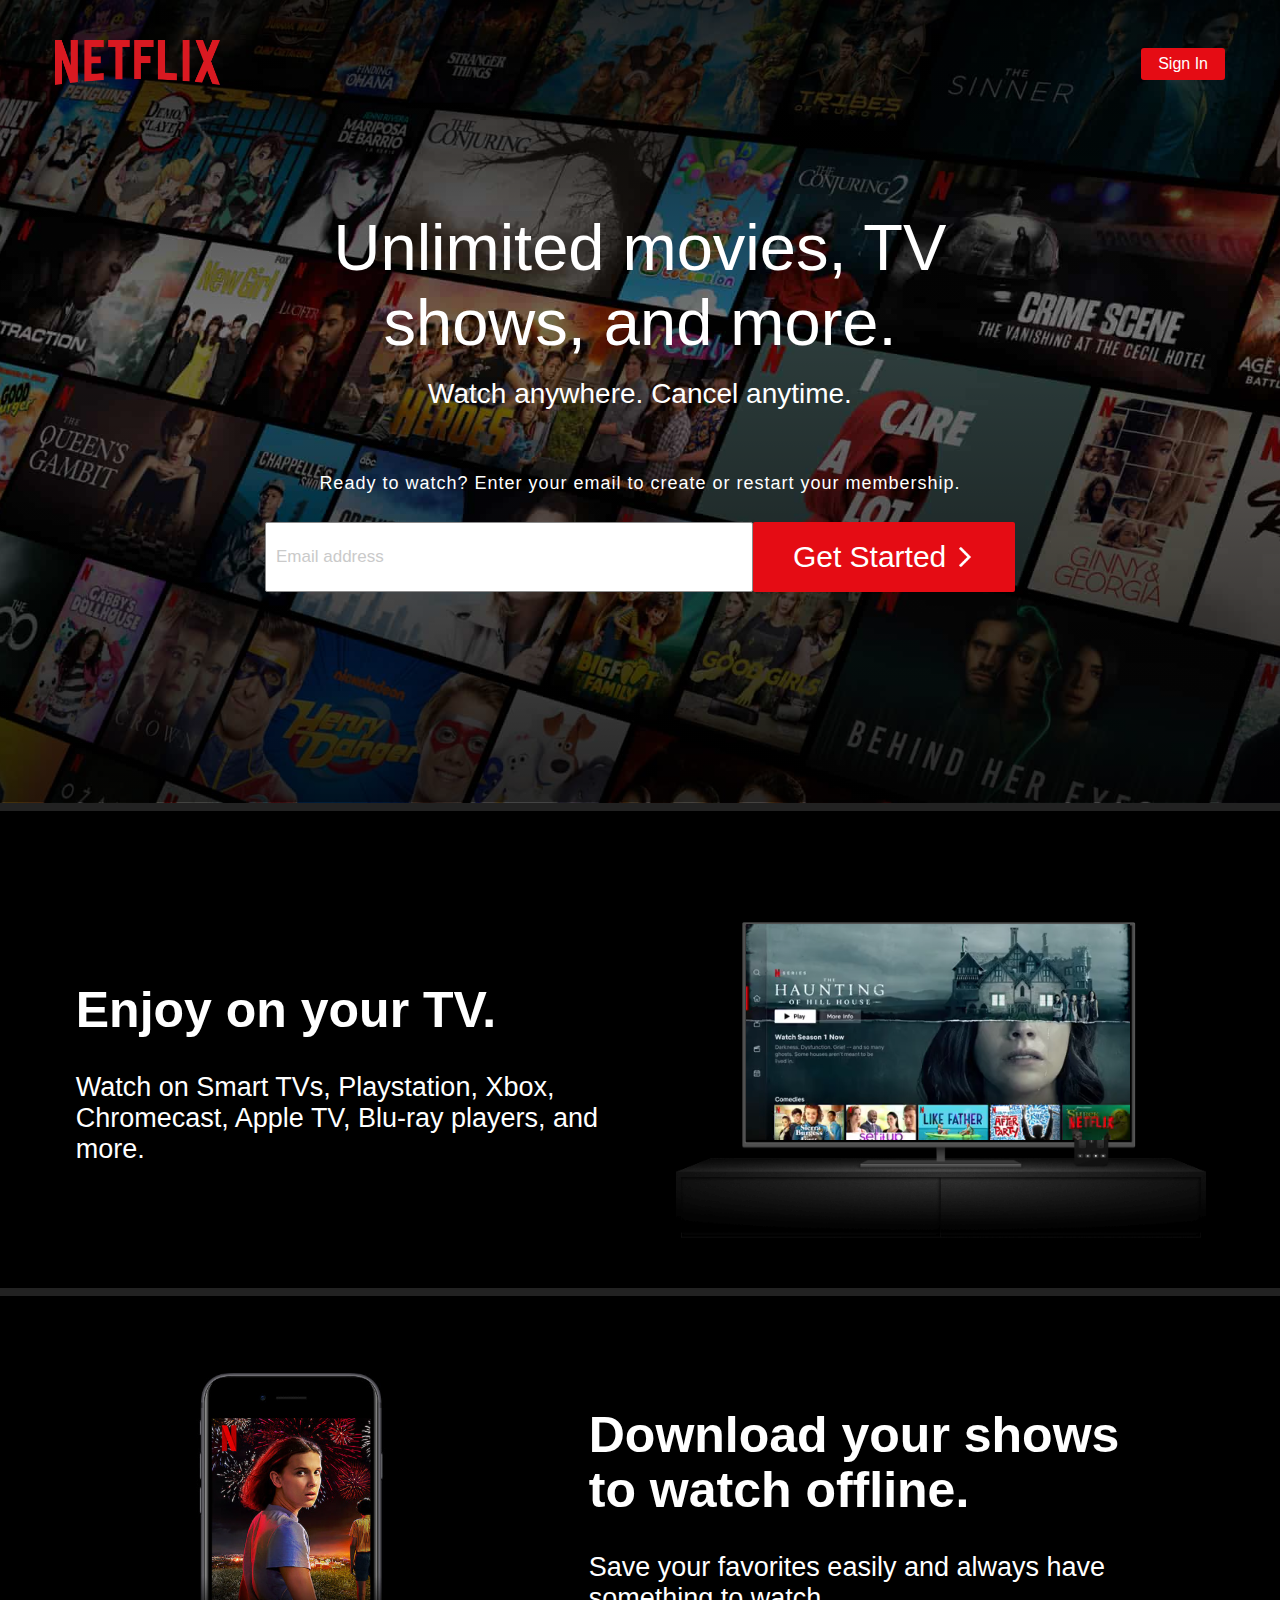
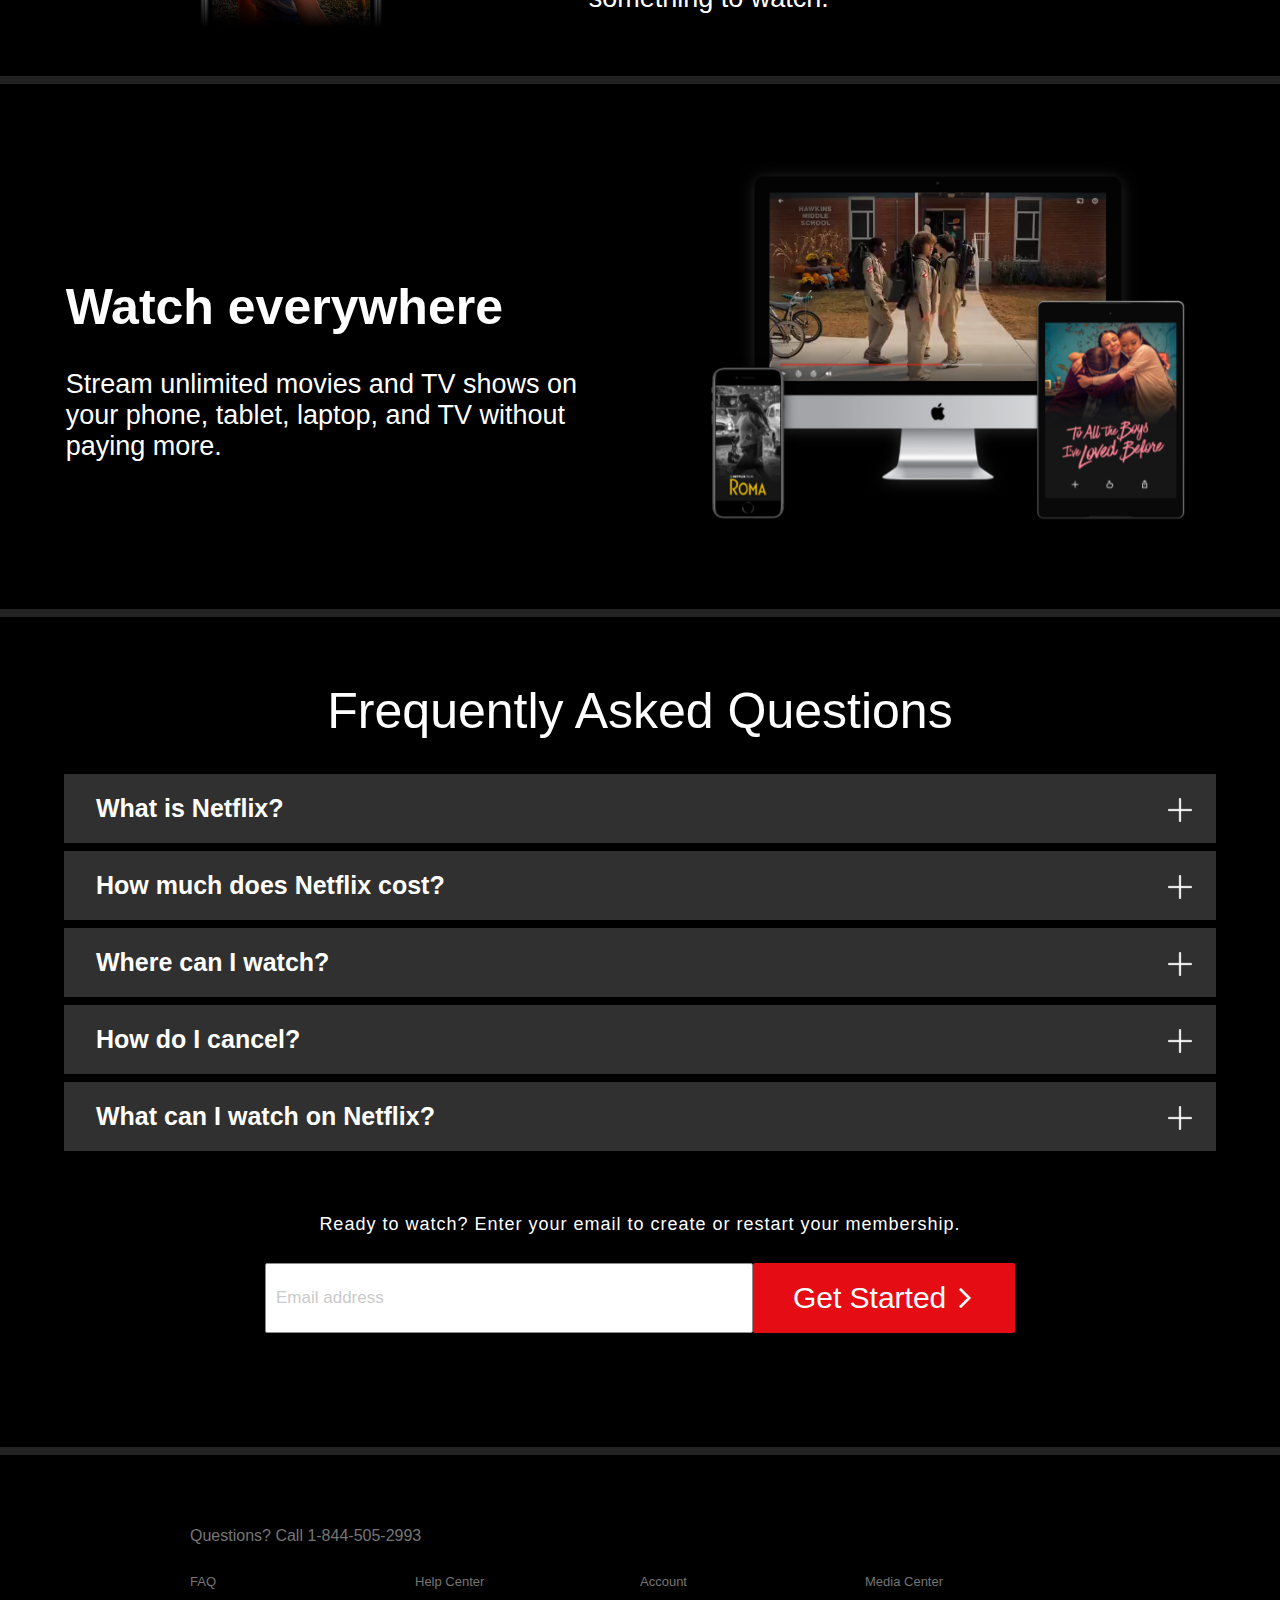
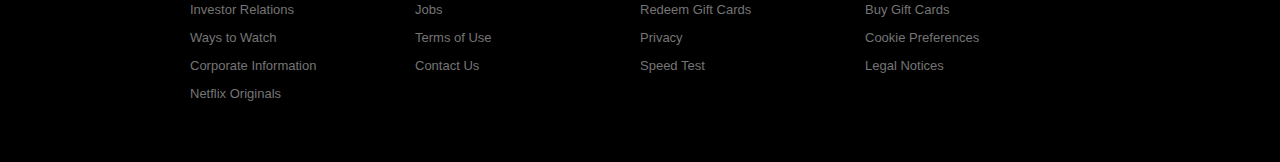
<file: Netflix Landing Page/index.html>
<!DOCTYPE html">
<html>
<head>
	<meta http-equiv="Content-Type" content="text/html; charset=utf-8" />
	<meta http-equiv="X-UA-Compatible" content="IE=edge" />
	<meta name="viewport" content="width=device-width, initial-scale=1.0">
	<title>Netflix LP</title>
    <link rel="stylesheet" href="styles.css">
    <link href="https://assets.nflxext.com/ffe/siteui/fonts/netflix-sans/v3/NetflixSans_W_Th.woff" rel="stylesheet">
</head>


<body>
    <!--TOP-->
    <div class="main">
        <header>
            <img src="img/logo.png" alt="logo" class="logo">
            <a href=""class="sign">Sign In</a>
        </header>

        <div class="center" id="center">
            <h1>Unlimited movies, TV shows, and more.</h1>
            <h2>Watch anywhere. Cancel anytime.</h2>
            <div class="form-container">
                <div class="ready">Ready to watch? Enter your email to create or restart your membership.</div>
                <form action="https://www.netflix.com/signup">
                    <input class="textbox" id="textbox" type="email"placeholder="Email address" required>
                    <button class="email" id="email">
                        <div class="submit">
                            <p>Get Started </p>
                            <img src="img/arrow.png" class="arrow">
                        </div>
                    </button>
                </form>
            </div>
        </div>
    </div>


<div class="divider"></div>


    <!--Sections-->
    <div class="section-container">
        <div class="styling">
            <div class="text">
                <h1>Enjoy on your TV.</h1>
                <h2>Watch on Smart TVs, Playstation, Xbox, Chromecast, Apple TV, Blu-ray players, and more.</h2>
            </div>
            <div class="media tv">
                <video src="img/tv.m4v" class="video-1" muted autoplay loop></video>
                <img src="img/tv.png" class="img-1" alt="">
            </div>
        </div>       
    </div>
    <div class="divider"></div>

    <div class="section-container">
        <div class="styling" id="mobile-center-wrapper">
            <div class="text" id="download-sidetext">
                <h1>Download your shows to watch offline.</h1>
                <h2>Save your favorites easily and always have something to watch.</h2>
            </div>
            <div class="section-media" id="mobile-wrapper">
                <img src="img/phone.jpg" id="mobile">
            </div>
        </div>       
    </div>

    <div class="divider"></div>

    <div class="section-container">
        <div class="styling">
            <div class="text">
                <h1>Watch everywhere</h1>
                <h2>Stream unlimited movies and TV shows on your phone, tablet, laptop, and TV without paying more.</h2>
            </div>
            <div class="media devices">
                <video src="img/devices.m4v"class="video-2" muted autoplay loop></video>
                <img src="img/devices.png" class="img-2">
            </div>
        </div>       
    </div>


    <div class="divider"></div>


    <div class="section-container">
        <div class="styling" id="faq">
           <h1>Frequently Asked Questions</h1>
           <div id="faq-container">
                <div class="faq-item">
                    <div class="question">
                        <h1>What is Netflix?</h1>
                        <img class="plus-icon" src="img/plus.png">
                    </div>
                </div>
                <div class="faq-item">
                    <div class="question">
                        <h1>How much does Netflix cost?</h1>
                        <img class="plus-icon" src="img/plus.png">
                    </div>
                </div>
                <div class="faq-item">
                    <div class="question">
                        <h1>Where can I watch?</h1>
                        <img class="plus-icon" src="img/plus.png">
                    </div>
                </div>
                <div class="faq-item">
                    <div class="question">
                        <h1>How do I cancel?</h1>
                        <img class="plus-icon" src="img/plus.png">
                    </div>
                </div>
                <div class="faq-item">
                    <div class="question">
                        <h1>What can I watch on Netflix?</h1>
                        <img class="plus-icon" src="img/plus.png">
                    </div>
                </div>
            </div>     
        </div>       
        <div class="form-container" id="form-container">
            <div class="ready">Ready to watch? Enter your email to create or restart your membership.</div>
            <form action="">
                <input class="textbox"type="email"placeholder="Email address" required>
                <button id="email"class="email">
                    <div class="submit">
                        <p>Get Started </p>
                        <img src="img/arrow.png" class="arrow">
                    </div>
                </button>
            </form>
        </div>
    </div>


    <div class="divider"></div>


    <!--footer-->
    
    <footer class="section-container" id="footer-container">
        
        <div class="styling" id="footer">
            <div class="call">
                Questions? Call <a href=""class="phone-number">1-844-505-2993</a></div>
            <ul class="link-list">
                <li class="link"><a href="">FAQ</a></li>
                <li class="link"><a href="">Help Center</a></li>
                <li class="link"><a href="">Account</a></li>
                <li class="link"><a href="">Media Center</a></li>

                <li class="link"><a href="">Investor Relations</a></li>
                <li class="link"><a href="">Jobs</a></li>
                <li class="link"><a href="">Redeem Gift Cards</a></li>
                <li class="link"><a href="">Buy Gift Cards</a></li>

                <li class="link"><a href="">Ways to Watch</a></li>
                <li class="link"><a href="">Terms of Use</a></li>
                <li class="link"><a href="">Privacy</a></li>
                <li class="link"><a href="">Cookie Preferences</a></li>
                
                <li class="link"><a href="">Corporate Information</a></li>
                <li class="link"><a href="">Contact Us</a></li>
                <li class="link"><a href="">Speed Test</a></li>
                <li class="link"><a href="">Legal Notices</a></li>

                <li class="link"><a href="">Netflix Originals</a></li>
            </ul>
        </div>
    </footer>
</body>
</html>
</file>
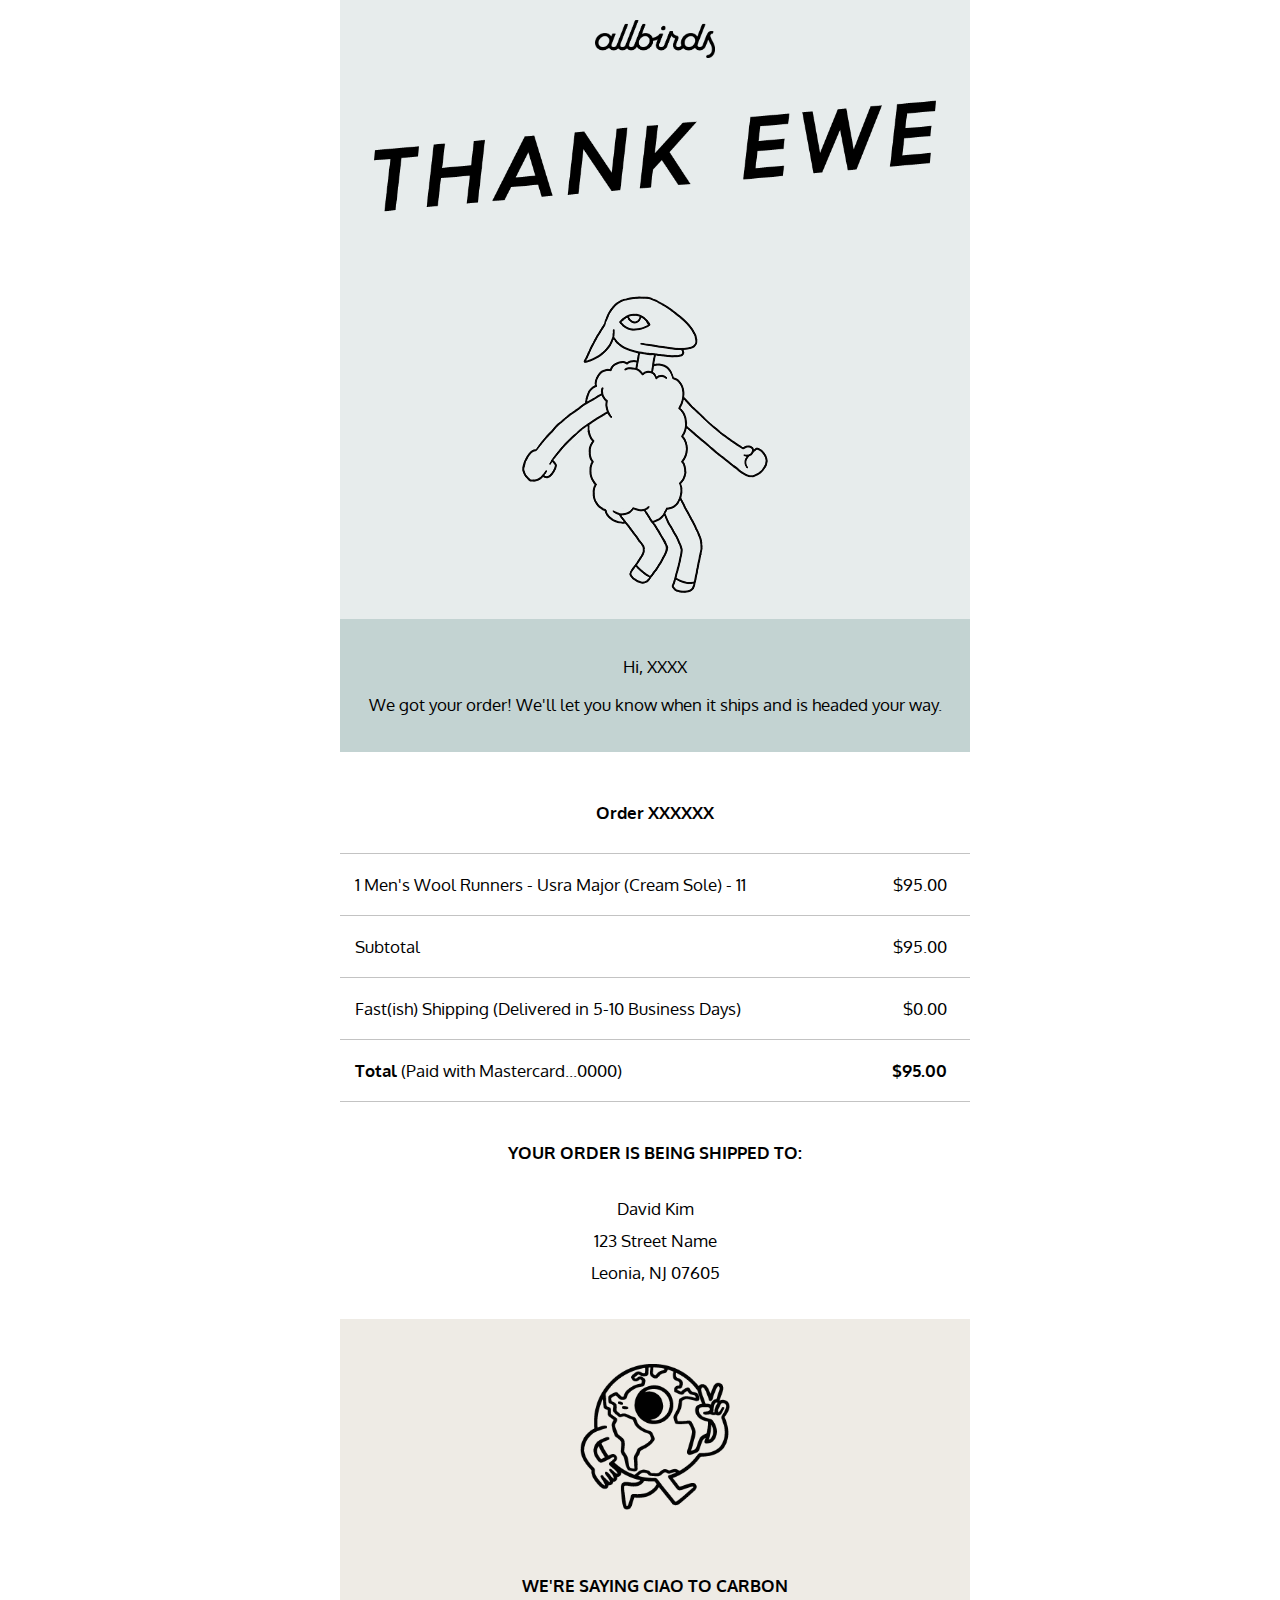
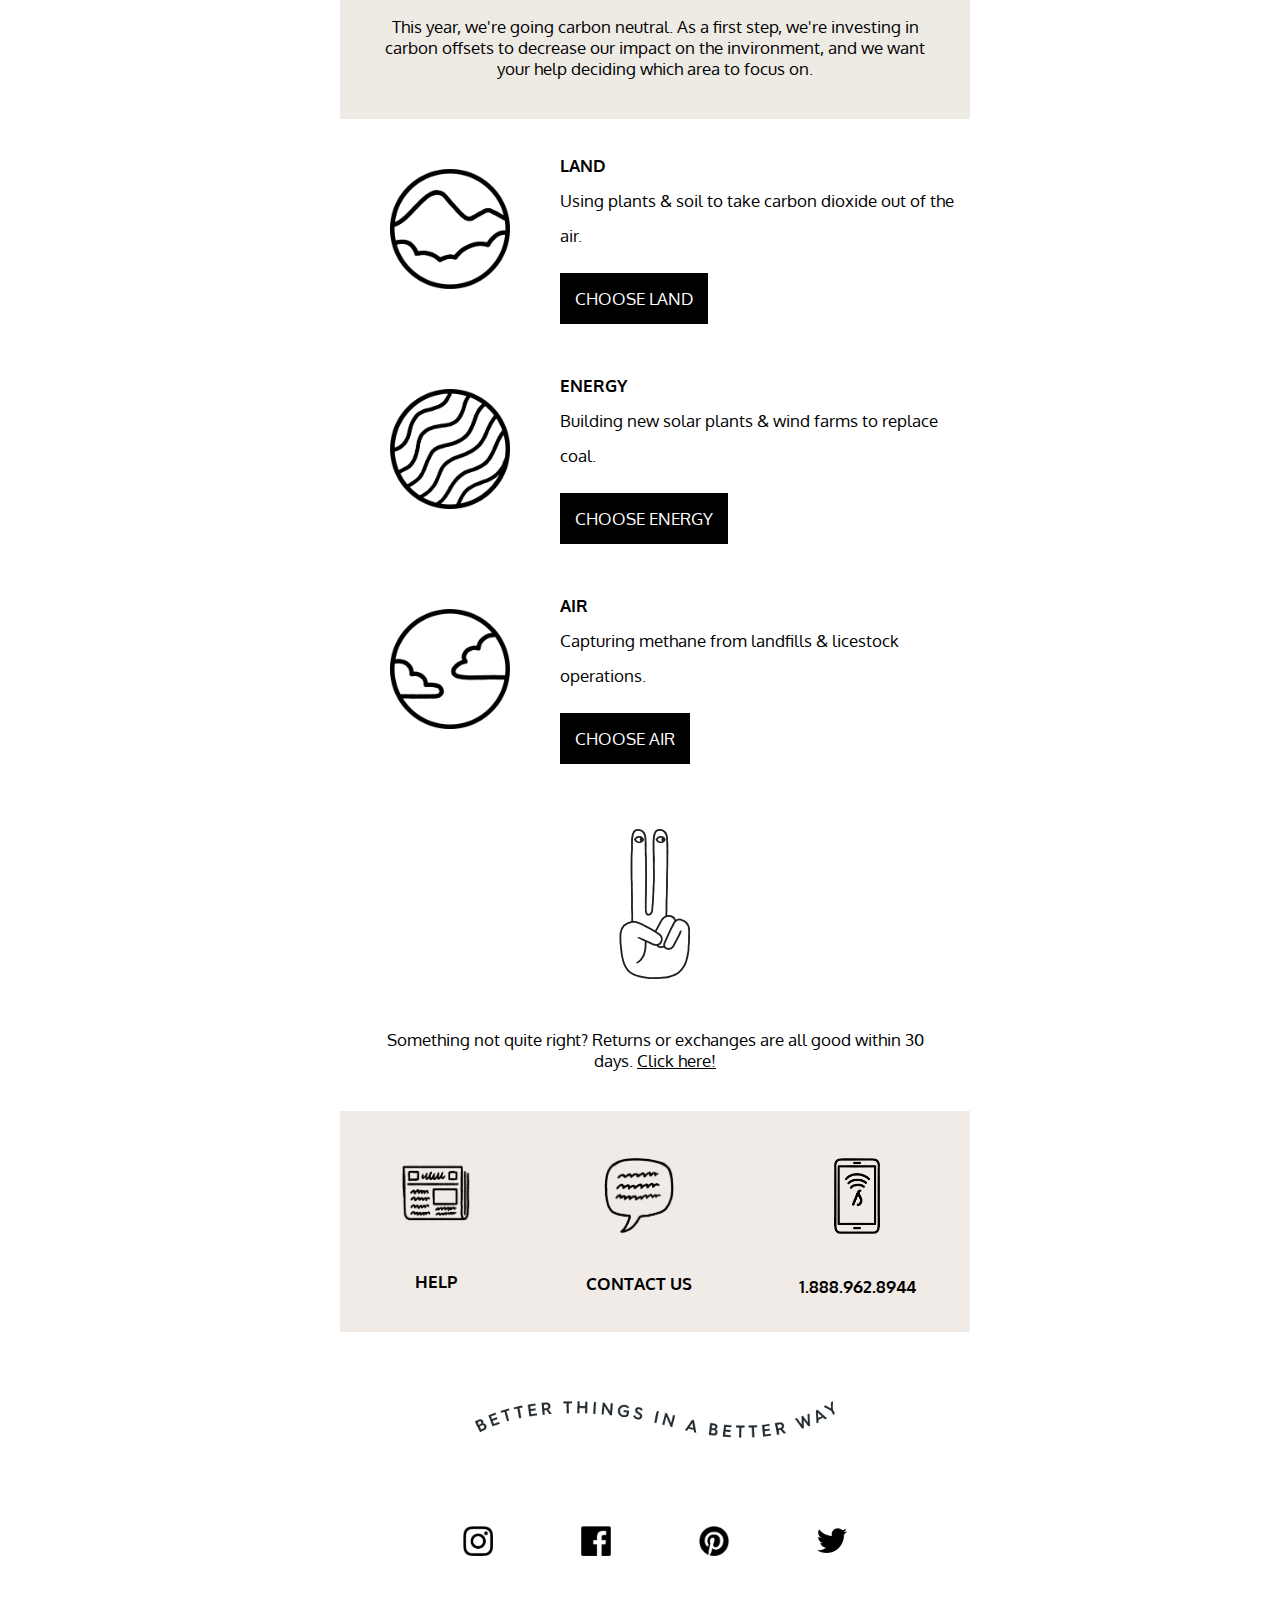
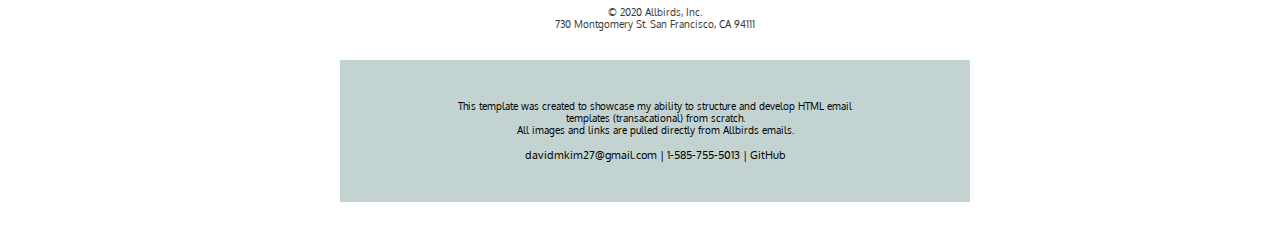
<file: Email Development/Allbirds Transactional Sample/index.html>
<!DOCTYPE html PUBLIC "-//W3C//DTD XHTML 1.0 Transitional//EN">
<html>
  <head>
    <meta http-equiv="Content-Type" content="text/html; charset=utf-8">
    <meta http-equiv="X-UA-Compatible" content="IE=edge">
    <meta name="viewport" content="width=device-width, initial-scale=1.0">
    <link rel="preconnect" href="https://fonts.gstatic.com">
    <link href="https://fonts.googleapis.com/css2?family=Oxygen:wght@300;400;700&display=swap" rel="stylesheet">
    <title>Transactional Allbirds Sample</title>
    <style type="text/css">
      @media screen and (max-width: 600px) {
      			.one {
      				width: 100px !important;
      				padding: 30px !important;
      			}
      			.two {
      				width: 500px !important;
      			}
      			.three {
      				width: 300px !important;
      			}
      			.space {
      				padding-right: 60px !important;
      			}
      		}
      		@media screen and (max-width: 400px) {
      			.support img{
      				width: 25% !important;
      			}
      			.two {
      				width: 300px !important;
      			}
      			.three {
      				width: 250px !important;
      			}
      		}
    </style>
  </head>
  <body style="Margin:0;padding:0;background-color:#ffffff;">
    <center class="wrapper" style="width:100%;table-layout:fixed;background-color:#ffffff;padding-bottom:30px;">
      <div class="webkit" style="max-width:600px;">
        <table class="outer" align="center" style="Margin:0 auto;width:100%;max-width:600px;border-spacing:0;font-family:'Oxygen', sans-serif;font-size:17px;color:#000000;">
          <tr style="background-color: #e7ecec">
            <td style="padding:0;">
              <table style="border-spacing:0;border-spacing:0;width:100%;">
                <tr>
                  <td style="padding:0;padding:20px;text-align:center;">
                    <a href="https://www.allbirds.com/?utm_source=email-t&utm_medium=email&utm_campaign=oconfirm" style="text-decoration:none;color:#000000;font-size:17px;"><img src="img/logo.png" class="one" alt="logo" style="border:0;width:120px;"></a>
                  </td>
                </tr>
                <tr>
                  <td style="padding:0;padding:20px;text-align:center;">
                    <img src="img/thank.png" class="two" alt="" style="border:0;width:570px;">
                  </td>
                </tr>
                <tr>
                  <td style="padding:0;padding:20px;text-align:center;">
                    <img src="img/dance.gif" class="three" alt="" style="border:0;width:360px;">
                  </td>
                </tr>
              </table>
            </td>
          </tr>
          <tr style="background-color: #c3d3d2;">
            <td style="padding:0;">
              <table style="border-spacing:0;border-spacing:0;width:100%;">
                <tr>
                  <td style="padding:0;padding:20px;text-align:center;">
                    <p>Hi, XXXX</p>
                    <p>We got your order! We'll let you know when it ships and is headed your way.</p>
                  </td>
                </tr>
              </table>
            </td>
          </tr>
          <tr>
            <td style="padding:0;">
              <table style="border-spacing:0;border-spacing:0;width:100%;">
                <tr>
                  <th style="padding-top: 50px; padding-bottom: 30px; color: #222222;"><a href="allbirds.com/orders" style="text-decoration:none;color:#000000;font-size:17px;">Order XXXXXX</a></th>
                </tr>
                <tr>
                  <td style="padding:0;border-bottom: 1px solid #c3c3c3;border-top: 1px solid #c3c3c3;">
                    <table style="border-spacing:0;padding-top: 20px; padding-bottom: 20px; width: 100%;">
                      <tr>
                        <td style="padding:0;padding-left: 15px;display:inline-block; width: 68%;">1 Men's Wool Runners - Usra Major (Cream Sole) - 11</td>
                        <td style="padding:0;display:inline-block; text-align:right; width: 26%;">$95.00</td>
                      </tr>
                    </table>
                  </td>
                </tr>
                <tr>
                  <td style="padding:0;border-bottom: 1px solid #c3c3c3;">
                    <table style="border-spacing:0;padding-top: 20px; padding-bottom: 20px; width: 100%;">
                      <tr>
                        <td style="padding:0;padding-left: 15px;display:inline-block; width: 68%;">Subtotal</td>
                        <td style="padding:0;display:inline-block; text-align:right; width: 26%;">$95.00</td>
                      </tr>
                    </table>
                  </td>
                </tr>
                <tr>
                  <td style="padding:0;border-bottom: 1px solid #c3c3c3;">
                    <table style="border-spacing:0;padding-top: 20px; padding-bottom: 20px; width: 100%;">
                      <tr>
                        <td style="padding:0;padding-left: 15px;display:inline-block; width: 68%;">Fast(ish) Shipping (Delivered in 5-10 Business Days)</td>
                        <td style="padding:0;display:inline-block; text-align:right; width: 26%;">$0.00</td>
                      </tr>
                    </table>
                  </td>
                </tr>
                <tr>
                  <td style="padding:0;border-bottom: 1px solid #c3c3c3;">
                    <table style="border-spacing:0;padding-top: 20px; padding-bottom: 20px; width: 100%;">
                      <tr>
                        <td style="padding:0;padding-left: 15px;display:inline-block; width: 68%;">
                          <b>Total</b> (Paid with Mastercard...0000)</td>
                        <td style="padding:0;display:inline-block; text-align:right; width: 26%;"><b>$95.00</b></td>
                      </tr>
                    </table>
                  </td>
                </tr>
              </table>
            </td>
          </tr>
          <tr>
            <td style="padding:0;text-align: center; padding-top: 40px;">
              <div><b>YOUR ORDER IS BEING SHIPPED TO:</b></div>
               </td>
          </tr>
          <tr>
            <td style="padding:0;text-align: center; padding-top: 30px; line-height: 32px; padding-bottom: 30px;">
              <div>David Kim <br>
                123 Street Name <br>
                Leonia, NJ 07605</div>
            </td>
          </tr>
          <tr style="background-color: #EEEBE5;">
            <td style="padding:0;">
              <table style="border-spacing:0;border-spacing:0;width:100%;">
                <tr>
                  <td style="padding:20px;text-align:center;">
                    <img src="img/globe.png" alt="globe" style="border:0;width:150px; padding: 25px;">
                  </td>
                </tr>
                <tr>
                  <td style="padding:0;">
                    <div style="padding:20px;text-align:center;"><b>WE'RE SAYING CIAO TO CARBON</b></div>
                  </td>
                </tr>
                <tr>
                  <td style="padding:0;">
                    <div style="padding-left:40px;padding-right:40px;padding-bottom:40px;text-align:center;">This year, we're going carbon neutral. As a first step, we're investing in carbon offsets to decrease our impact on the invironment, and we want your help deciding which area to focus on.</div>
                  </td>
                </tr>
              </table>
            </td>
          </tr>
          <tr>
            <td style="padding:0;">
              <table style="border-spacing:0;border-spacing:0;width:100%;">
                <tr>
                  <td style="padding:0;padding:20px;">
                    <img src="img/land.png" alt="land" style="border:0;width:120px; padding: 30px;">
                  </td>
                  <td style="padding:0;">
                    <div style=" padding-bottom: 35px; line-height: 35px;" class="space">
                      <b>LAND</b><br>
                      Using plants & soil to take carbon dioxide out of the air.</div>
                    <a href="https://www.allbirds.com/pages/our-commitment?voted=true&utm_source=EarthDay&utm_medium=ecomm_order_confirmation_email&utm_term=Land" style="text-decoration:none;color:#000000;font-size:17px;background-color: #000000; color: white; padding: 15px;">CHOOSE LAND</a>
                  </td>
                </tr>
                <tr>
                  <td style="padding:0;padding:20px;">
                    <img src="img/energy.png" alt="energy" style="border:0;width:120px; padding: 30px;">
                  </td>
                  <td style="padding:0;">
                    <div style=" padding-bottom: 35px; line-height: 35px;" class="space">
                      <b>ENERGY</b><br>
                      Building new solar plants & wind farms to replace coal.</div>
                    <a href="https://www.allbirds.com/pages/our-commitment?voted=true&utm_source=EarthDay&utm_medium=ecomm_order_confirmation_email&utm_term=Energy" style="text-decoration:none;color:#000000;font-size:17px;background-color: #000000; color: white; padding: 15px;">CHOOSE ENERGY</a>
                  </td>
                </tr>
                <tr>
                  <td style="padding:0;padding:20px;">
                    <img src="img/air.png" alt="air" style="border:0;width:120px; padding: 30px;">
                  </td>
                  <td style="padding:0;">
                    <div style=" padding-bottom: 35px; line-height: 35px;" class="space">
                      <b>AIR</b><br>
                      Capturing methane from landfills & licestock operations.</div>
                    <a href="https://www.allbirds.com/pages/our-commitment?voted=true&utm_source=EarthDay&utm_medium=ecomm_order_confirmation_email&utm_term=Air" style="text-decoration:none;color:#000000;font-size:17px;background-color: #000000; color: white; padding: 15px;">CHOOSE AIR</a>
                  </td>
                </tr>
              </table>
            </td>
          </tr>
          <tr>
            <td style="padding:0;">
              <table style="border-spacing:0;border-spacing:0;width:100%;">
                <tr>
                  <td style="padding:0;padding:20px;text-align:center;">
                    <img src="img/peace.png" alt="peace" style="border:0;width:150px; padding: 30px;">
                  </td>
                </tr>
                <tr>
                  <td style="padding:0;">
                    <div style="padding-left:40px;padding-right:40px;padding-bottom:40px;text-align:center;">Something not quite right? Returns or exchanges are all good within 30 days. <a href="" style="text-decoration:none;color:#000000;font-size:17px;text-decoration:underline;">Click here!</a>
                    </div>
                  </td>
                </tr>
              </table>
            </td>
          </tr>
          <tr style="background-color: #F1EBE7;">
            <td style="padding:0;">
              <table style="border-spacing:0;border-spacing:0;width:100%;">
                <tr>
                  <td style="padding:0;padding:20px;text-align:center;" class="support">
                    <a href="https://www.allbirds.com/pages/help?utm_source=email-t&utm_medium=email&utm_campaign=oconfirm" style="text-decoration:none;color:#000000;font-size:17px;"><img src="img/help.png" alt="help" style="border:0;width:70px; padding: 25px;"></a>
                    <a href="https://www.allbirds.com/pages/help?utm_source=email-t&utm_medium=email&utm_campaign=oconfirm" style="text-decoration:none;color:#000000;font-size:17px;">
                      <div style="padding:15px;text-align:center;"><b>HELP</b></div>
                    </a>
                  </td>
                  <td style="padding:0;padding:20px;text-align:center;" class="support">
                    <a href="mailto:help@allbirds.com" style="text-decoration:none;color:#000000;font-size:17px;"><img src="img/contact.png" alt="contact" style="border:0;width:70px; padding: 25px;"></a>
                    <a href="mailto:help@allbirds.com" style="text-decoration:none;color:#000000;font-size:17px;">
                      <div style="padding:15px;text-align:center;"><b>CONTACT US</b></div>
                    </a>
                  </td>
                  <td style="padding:0;padding:20px;text-align:center;" class="support">
                    <a href="tel:18889638944" style="text-decoration:none;color:#000000;font-size:17px;"><img src="img/phone.png" alt="phone" style="border:0;width:50px; padding: 25px;"></a>
                    <a href="tel:18889638944" style="text-decoration:none;color:#000000;font-size:17px;">
                      <div style="padding:15px;text-align:center;"><b>1.888.962.8944</b></div>
                    </a>
                  </td>
                </tr>
              </table>
            </td>
          </tr>
          <tr>
            <td style="padding:0;text-align: center;">
              <img src="img/motto.png" alt="" style="border:0;width:550px; padding: 40px;">
            </td>
          </tr>
          <tr>
            <td style="padding:0;">
              <table style="border-spacing:0;border-spacing:0;width:75%; margin-left: auto; margin-right: auto;">
                <tr>
                  <td style="padding:0;padding:10px;text-align:center;">
                    <a href="https://www.instagram.com/allbirds/" style="text-decoration:none;color:#000000;font-size:17px;"><img src="img/instagram.png" alt="instagram" style="border:0;width:30px; padding: 10px;"></a>
                  </td>
                  <td style="padding:0;padding:10px;text-align:center;">
                    <a href="https://www.facebook.com/weareallbirds" style="text-decoration:none;color:#000000;font-size:17px;"><img src="img/facebook.png" alt="facebook" style="border:0;width:30px; padding: 10px;"></a>
                  </td>
                  <td style="padding:0;padding:10px;text-align:center;">
                    <a href="https://www.pinterest.com/weareallbirds/" style="text-decoration:none;color:#000000;font-size:17px;"><img src="img/pinterest.png" alt="pinterest" style="border:0;width:30px; padding: 10px;"></a>
                  </td>
                  <td style="padding:0;padding:10px;text-align:center;">
                    <a href="https://twitter.com/allbirds" style="text-decoration:none;color:#000000;font-size:17px;"></a><img src="img/twitter.png" alt="twitter" style="border:0;width:30px; padding: 10px;">
                  </td>
                </tr>
              </table>
            </td>
          </tr>
          <tr>
            <td style="padding:0;text-align: center; font-size: 10px; padding-top: 30px; padding-bottom:30px; color:#383838;">
              <div>© 2020 Allbirds, Inc. <br>
                730 Montgomery St. San Francisco, CA 94111</div>
            </td>
          </tr>
          <tr>
            <td style="padding:0;text-align: center; font-size: 10px; padding: 40px 100px; background-color:#c3d3d2;">
              <div>This template was created to showcase my ability to structure and develop HTML email templates (transacational) from scratch. <br>
                All images and links are pulled directly from Allbirds emails.
							<br>
                <br>
                <a href="mailto:davidmkim27@gmail.com" style="text-decoration:none;color:#000000;font-size:17px;font-size: 11px; color: black;">davidmkim27@gmail.com | </a><a href="tel:15857555013" style="text-decoration:none;color:#000000;font-size:17px;font-size: 11px; color: black;">1-585-755-5013 | </a><a href="github.com/davidmkim27/Portfolio" style="text-decoration:none;color:#000000;font-size:17px;font-size: 11px; color: black;">GitHub</a>
              </div>
            </td>
          </tr>
        </table>
      </div>
    </center>
  </body>
</html>
</file>
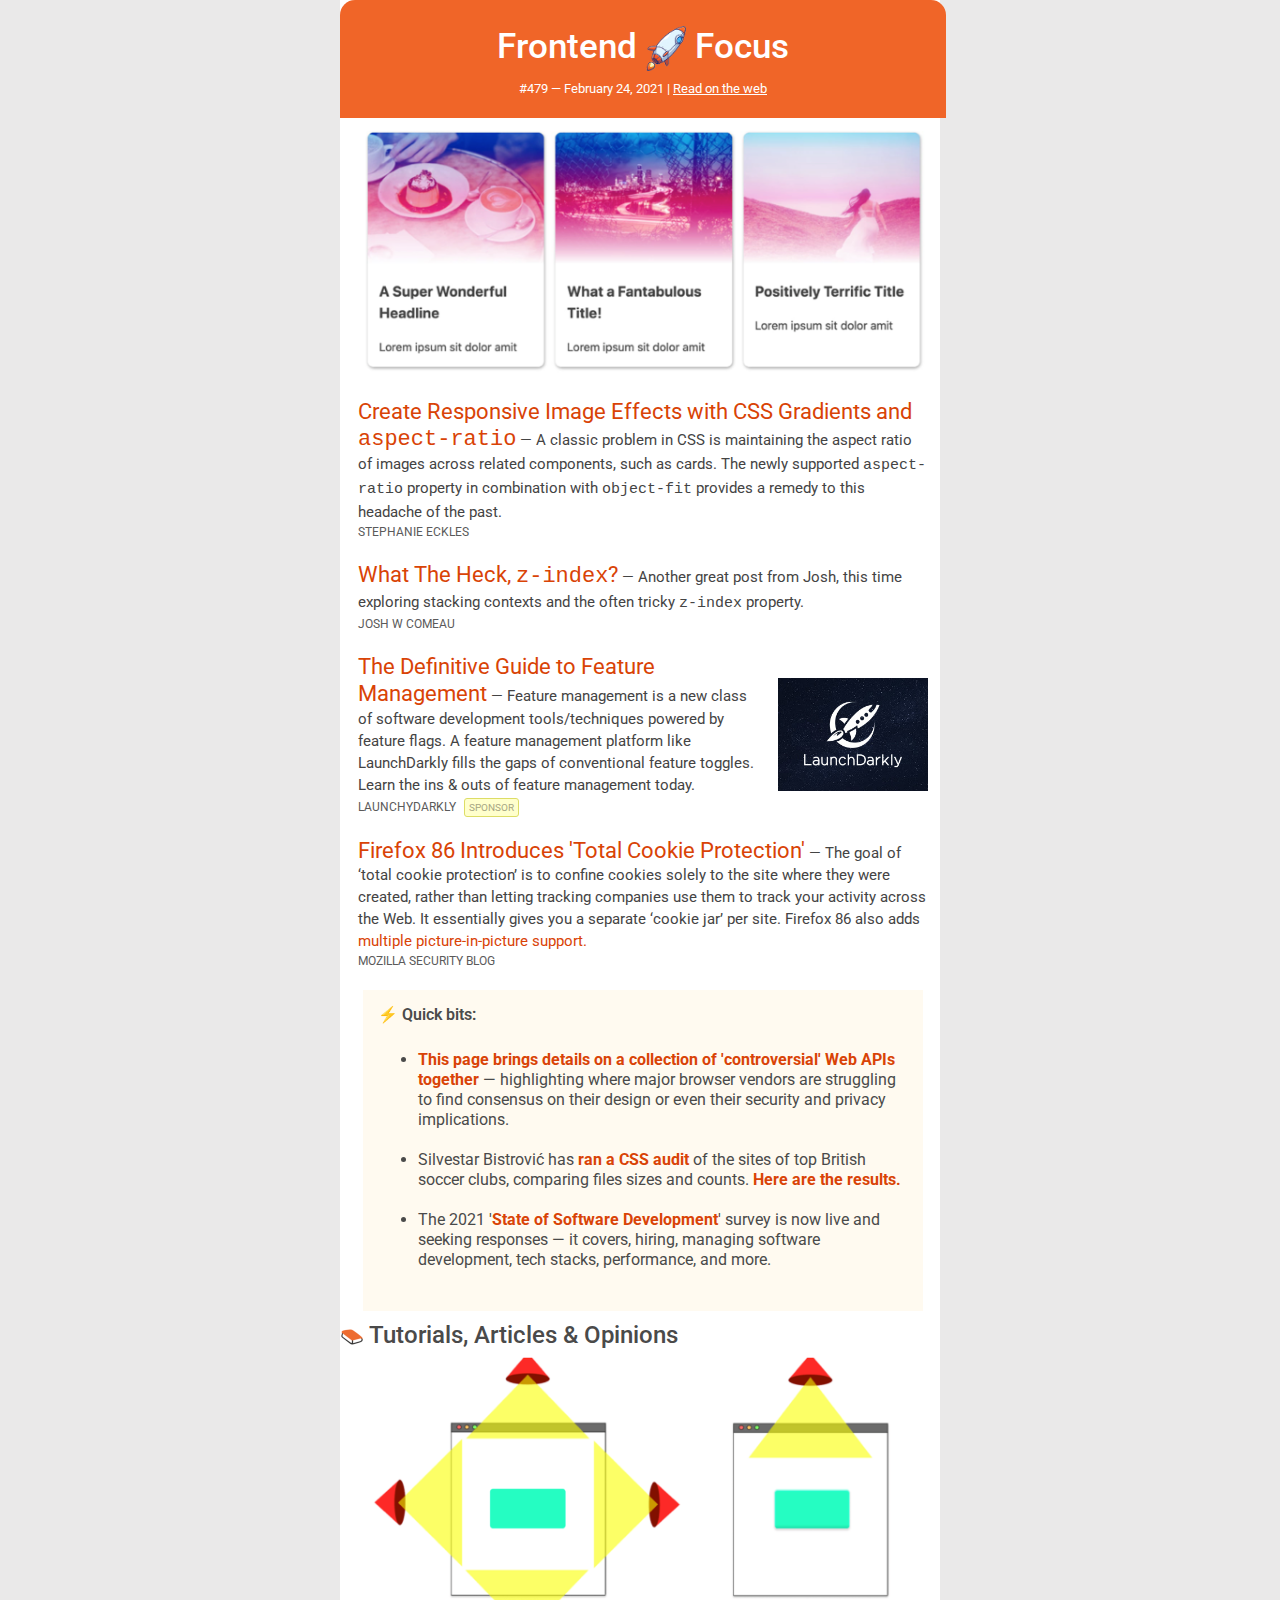
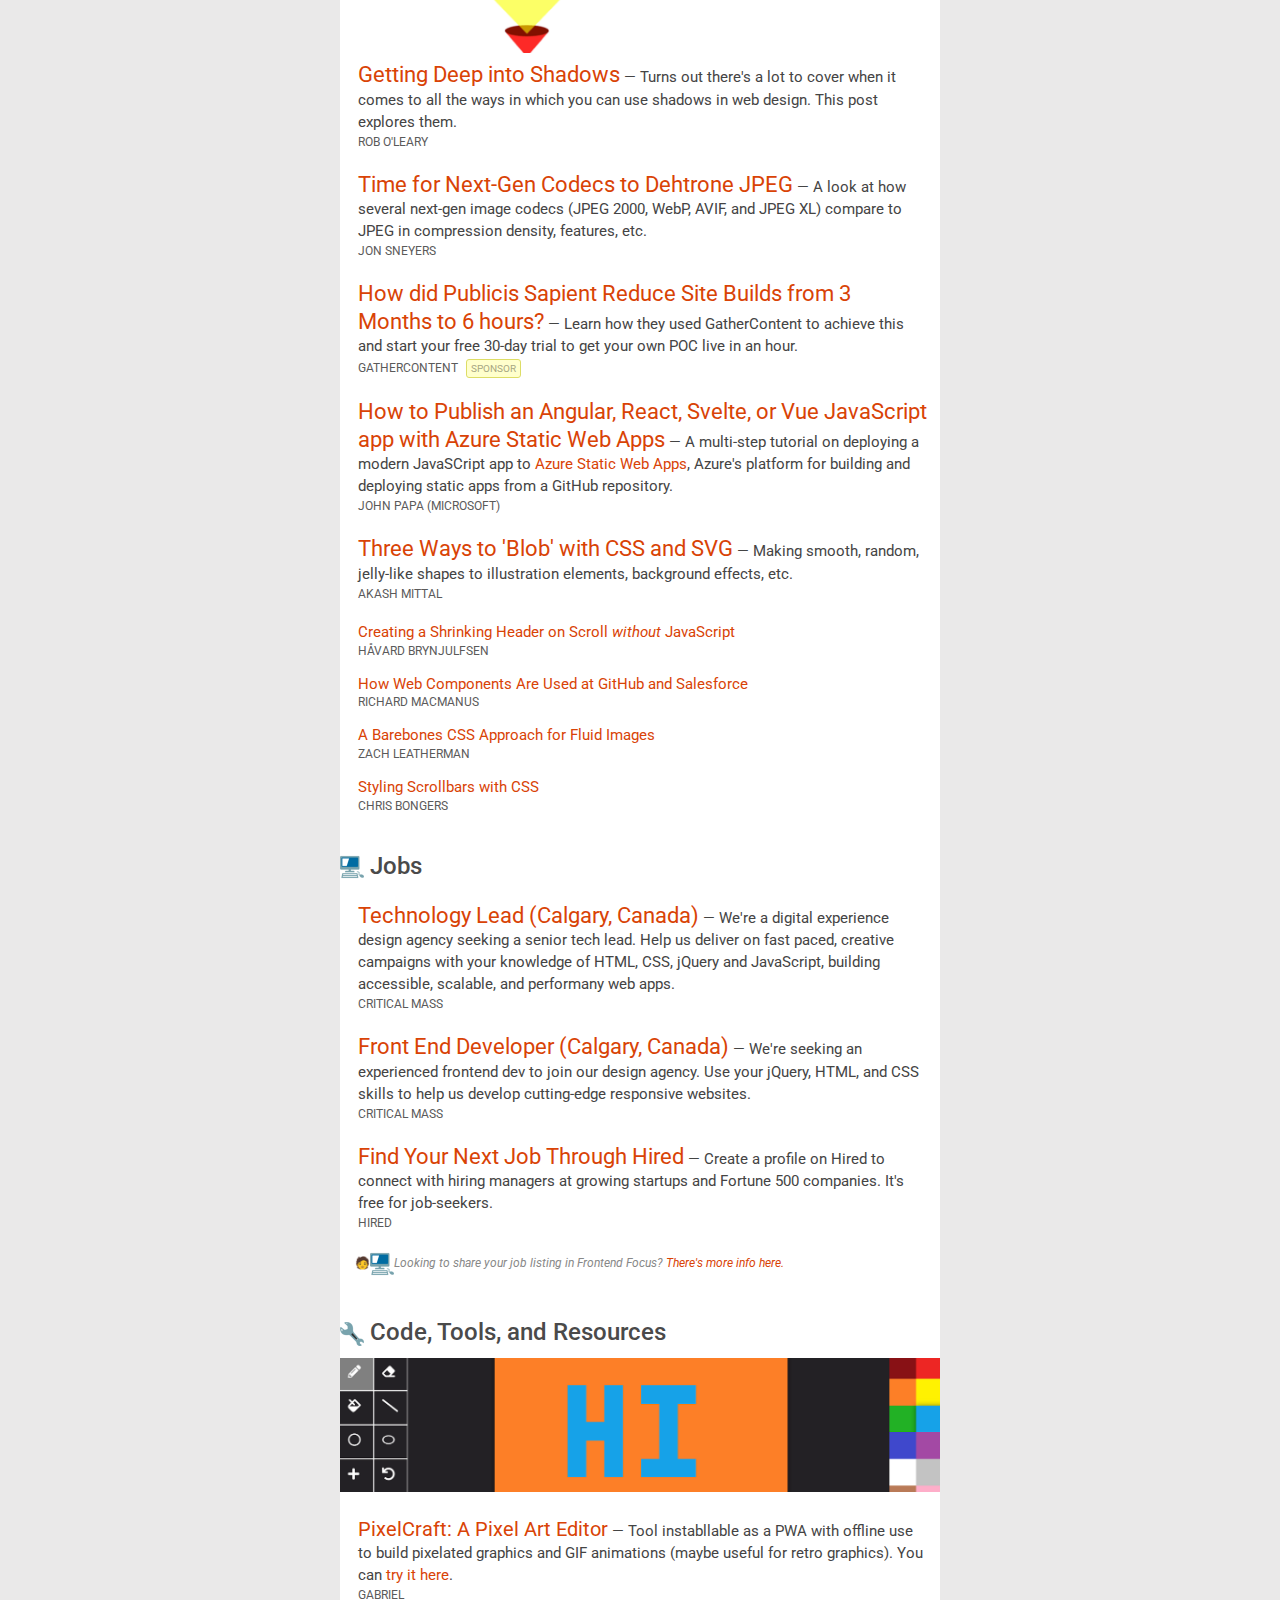
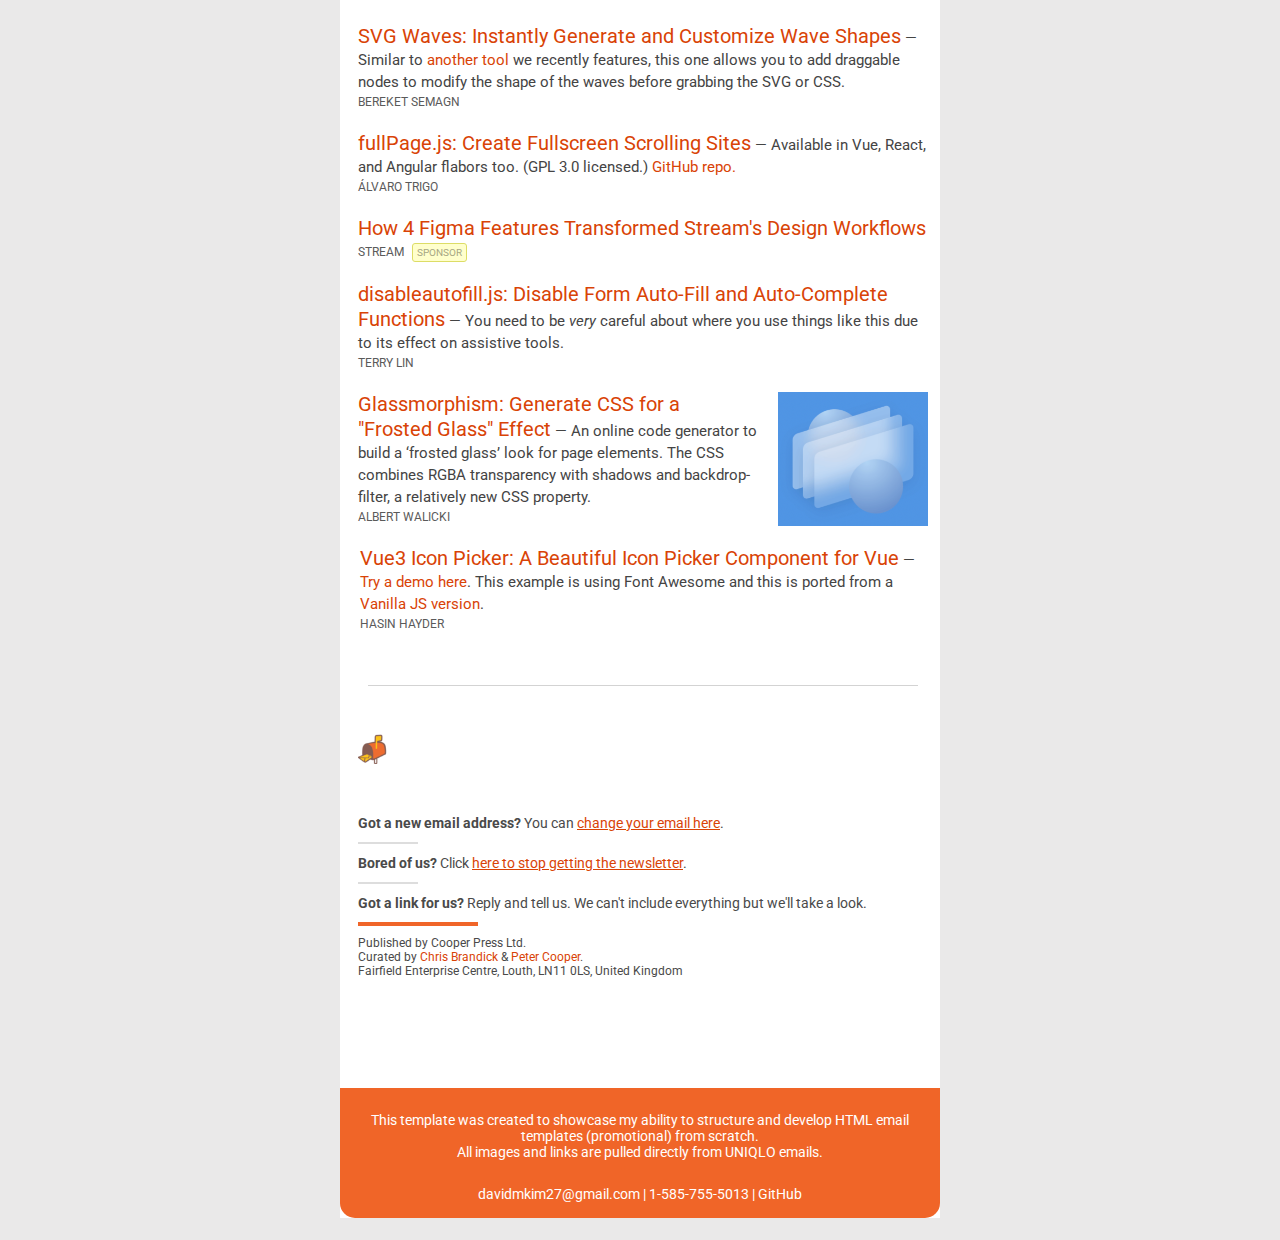
<file: Email Development/Frontend Focus Newsletter Email/index.html>
<!DOCTYPE html PUBLIC "-//W3C//DTD XHTML 1.0 Transitional//EN">
<html>
  <head>
    <meta http-equiv="Content-Type" content="text/html; charset=utf-8">
    <meta http-equiv="X-UA-Compatible" content="IE=edge">
    <meta name="viewport" content="width=device-width, initial-scale=1.0">
    <link rel="preconnect" href="https://fonts.gstatic.com">
    <link href="https://fonts.googleapis.com/css2?family=Roboto:ital,wght@0,100;0,300;0,400;0,500;0,700;0,900;1,100;1,300;1,400;1,500;1,700;1,900&display=swap" rel="stylesheet">
    <title>Newsletter Frontend Focus Sample</title>
    <style type="text/css">
      @media screen and (max-width: 600px) {
      			.title{
      				margin-left: 15px;
      			}
      			.top{
      				display: block;
      				width: 95%!important;
      				margin-left: auto !important;
      				margin-right: auto !important;
      			}
      		}
      		@media screen and (max-width: 400px) {
      			.title{
      				margin-left: 18px !important;
      			}
      			.top{
      				display: block !important;
      				width: 92%!important;
      				margin-left: auto !important;
      				margin-right: auto !important;
      			}
      		}
    </style>
  </head>
  <body style="Margin:0;padding:0;">
    <center class="wrapper" style="width:100%;table-layout:fixed;background-color:#eae9e9;padding-bottom:30px;">
      <div class="webkit" style="max-width:600px;background-color:#ffffff;">
        <table class="outer" align="center" style="Margin:0 auto;width:600px;max-width:600px;border-spacing:0;font-family:'Roboto', sans-serif;color:#4a4a4a;">
          <tr>
            <td style="padding:0;">
              <table style="border-spacing:0;border-spacing:0;width:100%;">
                <tr>
                  <td style="padding:0;padding-top:10px;text-align:center;background-color: #F06528; border-radius: 15px 15px 0 0;">
                    <div style="width:100%; color: #ffffff; font-size: 2.2em; font-weight: 500; padding-top: 15px;padding-bottom: 10px;">Frontend <img src="img/rocket.png" alt="rocket" style="border:0;width: 40px; vertical-align: middle;"> Focus</div>
                    <div style="color:#ffffff;font-size: 13px;padding-bottom: 22px;">#479 — February 24, 2021 | <a href="" style="text-decoration:none;color:#d94306;text-decoration:underline;color: #ffffff;font-size: 13px;">Read on the web</a>
                    </div>
                  </td>
                </tr>
              </table>
            </td>
          </tr>
          <tr>
            <td style="padding:0;">
              <a href="" style="text-decoration:none;color:#d94306;"><img src="img/headline.png" style="border:0;max-width: 600px;width: 600px; padding-bottom: 15px;" alt="top" class="top"></a>
            </td>
          </tr>
          <tr>
            <td style="padding:0;padding: 0px 18px 20px 18px;">
              <div style="line-height: 22px;margin-bottom: 0;color:#444; font-size: 15px;">
                <a href="" style="text-decoration:none;color:#d94306;line-height: 1.25em; font-weight: 400; font-size: 22px;">Create Responsive Image Effects with CSS Gradients and <code>aspect-ratio</code></a> — A classic problem in CSS is maintaining the aspect ratio of images across related components, such as cards. The newly supported <code>aspect-ratio</code> property in combination with <code>object-fit</code> provides a remedy to this headache of the past.</div>
              <div style="font-size: 12px;line-height: 18px;color:#5a5a5a">STEPHANIE ECKLES</div>
            </td>
          </tr>
          <tr>
            <td style="padding:0;padding: 0px 18px 20px 18px;">
              <div style="line-height: 22px;margin-bottom: 0;color:#444; font-size: 15px;">
                <a href="" style="text-decoration:none;color:#d94306;line-height: 1.25em; font-weight: 400; font-size: 22px;">What The Heck, <code>z-index</code>?</a> — Another great post from Josh, this time exploring stacking contexts and the often tricky <code>z-index</code> property.</div>
              <div style="font-size: 12px;line-height: 18px;color:#5a5a5a">JOSH W COMEAU</div>
            </td>
          </tr>
          <tr>
            <td style="padding:0;padding: 0px 18px 20px 18px;">
              <table style="border-spacing:0;border-spacing:0;width:100%;">
                <tr>
                  <td style="padding:0;">
                    <div style="line-height: 22px;margin-bottom: 0;color:#444; font-size: 15px; width:400px;">
                      <a href="" style="text-decoration:none;color:#d94306;line-height: 1.25em; font-weight: 400; font-size: 22px;">The Definitive Guide to Feature Management</a> — Feature management is a new class of software development tools/techniques powered by feature flags. A feature management platform like LaunchDarkly fills the gaps of conventional feature toggles. Learn the ins & outs of feature management today.</div>
                    <div style="font-size: 12px;line-height: 18px;color:#5a5a5a; display: inline-block;"> LAUNCHYDARKLY</div>
                       
                    <div style="font-size: 10px;line-height: 15px; margin-left: 4px;background-color: #FFFFCC;color:#A7A783; display: inline-block;border: 1px solid #DDDD66; padding: 1px 4px; border-radius: 3px;"> SPONSOR</div>
                  </td>
                  <td style="padding:0;">
                    <img src="img/darkly.jpg" alt="" style="border:0;width: 150px; padding-left: 20px;">
                  </td>
                </tr>
              </table>
            </td>
          </tr>
          <tr>
            <td style="padding:0;padding: 0px 18px 20px 18px;">
              <div style="line-height: 22px;margin-bottom: 0;color:#444; font-size: 15px;">
                <a href="" style="text-decoration:none;color:#d94306;line-height: 1.25em; font-weight: 400; font-size: 22px;">Firefox 86 Introduces 'Total Cookie Protection'</a> —  The goal of ‘total cookie protection’ is to confine cookies solely to the site where they were created, rather than letting tracking companies use them to track your activity across the Web. It essentially gives you a separate ‘cookie jar’ per site. Firefox 86 also adds <a href="" style="text-decoration:none;color:#d94306;">multiple picture-in-picture support.</a>
              </div>
              <div style="font-size: 12px;line-height: 18px;color:#5a5a5a">MOZILLA SECURITY BLOG</div>
            </td>
          </tr>
          <tr>
            <td style="padding:0;">
              <table style="border-spacing:0;background-color: #FFFAF0;border-spacing:0;width:560px; padding:15px;margin-left: auto;margin-right: auto;">
                <tr>
                  <td style="padding:0;font-weight: 600;">⚡️ Quick bits:</td>
                </tr>
                <tr>
                  <td style="padding:0;">
                    <ul>
                      <li style="padding:10px 0;line-height:20px;">
                        <a href="" style="text-decoration:none;color:#d94306;"><b>This page brings details on a collection of 'controversial' Web APIs together</b></a> — highlighting where major browser vendors are struggling to find consensus on their design or even their security and privacy implications.</li>
                      <li style="padding:10px 0;line-height:20px;">Silvestar Bistrović has <a href="" style="text-decoration:none;color:#d94306;"> <b>ran a CSS audit</b></a> of the sites of top British soccer clubs, comparing files sizes and counts. <a href="" style="text-decoration:none;color:#d94306;"><b>Here are the results.</b></a>
                      </li>
                      <li style="padding:10px 0;line-height:20px;">The 2021 '<a href="" style="text-decoration:none;color:#d94306;"><b>State of Software Development</b></a>' survey is now live and seeking responses — it covers, hiring, managing software development, tech stacks, performance, and more.</li>
                    </ul>
                  </td>
                </tr>
              </table>
            </td>
          </tr>
          <tr>
            <td style="padding:0;">
              <div style="font-size: 24px; font-weight: 500; padding-top: 10px;" class="title"> <img src="img/tutorial.png" alt="book" style="border:0;vertical-align: middle;width:24px;"> Tutorials, Articles & Opinions</div>
            </td>
          </tr>
          <tr>
            <td style="padding:0;">
              <img src="img/shadows.png" alt="" style="border:0;width: 600px; padding: 8px 0;" class="top">
            </td>
          </tr>
          <tr>
            <td style="padding:0;padding: 0px 18px 20px 18px;">
              <div style="line-height: 22px;margin-bottom: 0;color:#444; font-size: 15px;">
                <a href="" style="text-decoration:none;color:#d94306;line-height: 1.25em; font-weight: 400; font-size: 22px;">Getting Deep into Shadows</a> — Turns out there's a lot to cover when it comes to all the ways in which you can use shadows in web design. This post explores them.</div>
              <div style="font-size: 12px;line-height: 18px;color:#5a5a5a">ROB O'LEARY</div>
            </td>
          </tr>
          <tr>
            <td style="padding:0;padding: 0px 18px 20px 18px;">
              <div style="line-height: 22px;margin-bottom: 0;color:#444; font-size: 15px;">
                <a href="" style="text-decoration:none;color:#d94306;line-height: 1.25em; font-weight: 400; font-size: 22px;">Time for Next-Gen Codecs to Dehtrone JPEG</a> — A look at how several next-gen image codecs (JPEG 2000, WebP, AVIF, and JPEG XL) compare to JPEG in compression density, features, etc.</div>
              <div style="font-size: 12px;line-height: 18px;color:#5a5a5a">JON SNEYERS</div>
            </td>
          </tr>
          <tr>
            <td style="padding:0;padding: 0px 18px 20px 18px;">
              <div style="line-height: 22px;margin-bottom: 0;color:#444; font-size: 15px;">
                <a href="" style="text-decoration:none;color:#d94306;line-height: 1.25em; font-weight: 400; font-size: 22px;">How did Publicis Sapient Reduce Site Builds from 3 Months to 6 hours?</a> — Learn how they used GatherContent to achieve this and start your free 30-day trial to get your own POC live in an hour.</div>
              <div style="font-size: 12px;line-height: 18px;color:#5a5a5a; display: inline-block;"> GATHERCONTENT</div>
                 
              <div style="font-size: 10px;line-height: 15px; margin-left: 4px;background-color: #FFFFCC;color:#A7A783; display: inline-block;border: 1px solid #DDDD66; padding: 1px 4px; border-radius: 3px;"> SPONSOR</div>
            </td>
          </tr>
          <tr>
            <td style="padding:0;padding: 0px 18px 20px 18px;">
              <div style="line-height: 22px;margin-bottom: 0;color:#444; font-size: 15px;">
                <a href="" style="text-decoration:none;color:#d94306;line-height: 1.25em; font-weight: 400; font-size: 22px;">How to Publish an Angular, React, Svelte, or Vue JavaScript app with Azure Static Web Apps</a> — A multi-step tutorial on deploying a modern JavaSCript app to <a href="" style="text-decoration:none;color:#d94306;">Azure Static Web Apps</a>, Azure's platform for building and deploying static apps from a GitHub repository.</div>
              <div style="font-size: 12px;line-height: 18px;color:#5a5a5a">JOHN PAPA (MICROSOFT)</div>
            </td>
          </tr>
          <tr>
            <td style="padding:0;padding: 0px 18px 20px 18px;">
              <div style="line-height: 22px;margin-bottom: 0;color:#444; font-size: 15px;">
                <a href="" style="text-decoration:none;color:#d94306;line-height: 1.25em; font-weight: 400; font-size: 22px;">Three Ways to 'Blob' with CSS and SVG</a> — Making smooth, random, jelly-like shapes to illustration elements, background effects, etc.</div>
              <div style="font-size: 12px;line-height: 18px;color:#5a5a5a">AKASH MITTAL</div>
            </td>
          </tr>
          <tr>
            <td style="padding:0;">
              <table style="border-spacing:0;border-spacing:0;width:100%;">
                <tr>
                  <td style="padding:0;">
                  </td>
                  <td style="padding:0;padding: 0px 18px 15px 18px;">
                    <div style="line-height: 22px;margin-bottom: 0;color:#444; font-size: 15px;"><a href="" style="text-decoration:none;color:#d94306;line-height: 1.25em; font-weight: 400; font-size: 15px;">Creating a Shrinking Header on Scroll <i>without</i> JavaScript</a></div>
                    <div style="font-size: 12px;line-height: 18px;color:#5a5a5a">HÅVARD BRYNJULFSEN</div>
                  </td>
                </tr>
                <tr>
                  <td style="padding:0;">
                  </td>
                  <td style="padding:0;padding: 0px 18px 15px 18px;">
                    <div style="line-height: 22px;margin-bottom: 0;color:#444; font-size: 15px;"><a href="" style="text-decoration:none;color:#d94306;line-height: 1.25em; font-weight: 400; font-size: 15px;">How Web Components Are Used at GitHub and Salesforce</a></div>
                    <div style="font-size: 12px;line-height: 18px;color:#5a5a5a">RICHARD MACMANUS</div>
                  </td>
                </tr>
                <tr>
                  <td style="padding:0;">
                  </td>
                  <td style="padding:0;padding: 0px 18px 15px 18px;">
                    <div style="line-height: 22px;margin-bottom: 0;color:#444; font-size: 15px;"><a href="" style="text-decoration:none;color:#d94306;line-height: 1.25em; font-weight: 400; font-size: 15px;">A Barebones CSS Approach for Fluid Images</a></div>
                    <div style="font-size: 12px;line-height: 18px;color:#5a5a5a">ZACH LEATHERMAN</div>
                  </td>
                </tr>
                <tr>
                  <td style="padding:0;">
                  </td>
                  <td style="padding:0;padding: 0px 18px 15px 18px;">
                    <div style="line-height: 22px;margin-bottom: 0;color:#444; font-size: 15px;"><a href="" style="text-decoration:none;color:#d94306;line-height: 1.25em; font-weight: 400; font-size: 15px;">Styling Scrollbars with CSS</a></div>
                    <div style="font-size: 12px;line-height: 18px;color:#5a5a5a">CHRIS BONGERS</div>
                  </td>
                </tr>
              </table>
            </td>
          </tr>
          <tr>
            <td style="padding:0;">
              <div style="font-size: 24px; font-weight: 500; padding-top: 10px; margin-top:12px; margin-bottom:12px;" class="title"> <img src="img/jobs.png" alt="job" style="border:0;vertical-align: middle;width:24px;"> Jobs</div>
            </td>
          </tr>
          <tr>
            <td style="padding:0;padding: 10px 18px 20px 18px;margin-top:12px;">
              <div style="line-height: 22px;margin-bottom: 0;color:#444; font-size: 15px;">
                <a href="" style="text-decoration:none;color:#d94306;line-height: 1.25em; font-weight: 400; font-size: 22px;">Technology Lead (Calgary, Canada)</a> — We're a digital experience design agency seeking a senior tech lead. Help us deliver on fast paced, creative campaigns with your knowledge of HTML, CSS, jQuery and JavaScript, building accessible, scalable, and performany web apps.</div>
              <div style="font-size: 12px;line-height: 18px;color:#5a5a5a">CRITICAL MASS</div>
            </td>
          </tr>
          <tr>
            <td style="padding:0;padding: 0px 18px 20px 18px;margin-top:12px;">
              <div style="line-height: 22px;margin-bottom: 0;color:#444; font-size: 15px;">
                <a href="" style="text-decoration:none;color:#d94306;line-height: 1.25em; font-weight: 400; font-size: 22px;">Front End Developer (Calgary, Canada)</a> — We're seeking an experienced frontend dev to join our design agency. Use your jQuery, HTML, and CSS skills to help us develop cutting-edge responsive websites.</div>
              <div style="font-size: 12px;line-height: 18px;color:#5a5a5a">CRITICAL MASS</div>
            </td>
          </tr>
          <tr>
            <td style="padding:0;padding: 0px 18px 20px 18px;margin-top:12px;">
              <div style="line-height: 22px;margin-bottom: 0;color:#444; font-size: 15px;">
                <a href="" style="text-decoration:none;color:#d94306;line-height: 1.25em; font-weight: 400; font-size: 22px;">Find Your Next Job Through Hired</a> — Create a profile on Hired to connect with hiring managers at growing startups and Fortune 500 companies. It's free for job-seekers.</div>
              <div style="font-size: 12px;line-height: 18px;color:#5a5a5a">HIRED</div>
            </td>
          </tr>
          <tr>
            <td style="padding:0;padding: 0px 15px 20px 15px;margin-top:12px;">
              <div style="font-size: 12px;line-height: 18px;color:#888888">🧑‍<img src="img/computer.png" alt="hire" style="border:0;vertical-align: middle;width:24px;"><i>Looking to share your job listing in Frontend Focus? <a href="" style="text-decoration:none;color:#d94306;">There's more info here.</a></i>
              </div>
            </td>
          </tr>
          <tr>
            <td style="padding:0;">
              <div style="font-size: 24px; font-weight: 500; padding-top: 10px; margin-top:12px;margin-top:12px; margin-bottom:12px;" class="title">
                <img src="img/tool.png" alt="wrench" style="border:0;vertical-align: middle;width:24px;"> Code, Tools, and Resources</div>
            </td>
          </tr>
          <tr>
            <td style="padding:0;">
              <a href="" style="text-decoration:none;color:#d94306;"><img src="img/pixel.png" style="border:0;max-width: 600px;width: 600px; padding-bottom: 15px;" alt="top" class="top"></a>
            </td>
          </tr>
          <tr>
            <td style="padding:0;padding: 10px 18px 20px 18px;margin-top:12px;">
              <div style="line-height: 22px;margin-bottom: 0;color:#444; font-size: 15px;">
                <a href="" style="text-decoration:none;color:#d94306;line-height: 1.25em; font-weight: 400; font-size: 20px;">PixelCraft: A Pixel Art Editor</a> — Tool instabllable as a PWA with offline use to build pixelated graphics and GIF animations (maybe useful for retro graphics). You can <a href="" style="text-decoration:none;color:#d94306;">try it here</a>.</div>
              <div style="font-size: 12px;line-height: 18px;color:#5a5a5a">GABRIEL</div>
            </td>
          </tr>
          <tr>
            <td style="padding:0;padding: 0px 18px 20px 18px;margin-top:12px;">
              <div style="line-height: 22px;margin-bottom: 0;color:#444; font-size: 15px;">
                <a href="" style="text-decoration:none;color:#d94306;line-height: 1.25em; font-weight: 400; font-size: 20px;">SVG Waves: Instantly Generate and Customize Wave Shapes</a> — Similar to <a href="" style="text-decoration:none;color:#d94306;">another tool</a> we recently features, this one allows you to add draggable nodes to modify the shape of the waves before grabbing the SVG or CSS.</div>
              <div style="font-size: 12px;line-height: 18px;color:#5a5a5a">BEREKET SEMAGN</div>
            </td>
          </tr>
          <tr>
            <td style="padding:0;padding: 0px 18px 20px 18px;margin-top:12px;">
              <div style="line-height: 22px;margin-bottom: 0;color:#444; font-size: 15px;">
                <a href="" style="text-decoration:none;color:#d94306;line-height: 1.25em; font-weight: 400; font-size: 20px;">fullPage.js: Create Fullscreen Scrolling Sites</a> — Available in Vue, React, and Angular flabors too. (GPL 3.0 licensed.) <a href="" style="text-decoration:none;color:#d94306;">GitHub repo.</a>
              </div>
              <div style="font-size: 12px;line-height: 18px;color:#5a5a5a">ÁLVARO TRIGO</div>
            </td>
          </tr>
          <tr>
            <td style="padding:0;padding: 0px 18px 20px 18px;margin-top:12px;">
              <div style="line-height: 22px;margin-bottom: 0;color:#444; font-size: 15px;"><a href="" style="text-decoration:none;color:#d94306;line-height: 1.25em; font-weight: 400; font-size: 20px;">How 4 Figma Features Transformed Stream's Design Workflows</a></div>
              <div style="font-size: 12px;line-height: 18px;color:#5a5a5a; display: inline-block;"> STREAM</div>
                 
              <div style="font-size: 10px;line-height: 15px; margin-left: 4px;background-color: #FFFFCC;color:#A7A783; display: inline-block;border: 1px solid #DDDD66; padding: 1px 4px; border-radius: 3px;"> SPONSOR</div>
            </td>
          </tr>
          <tr>
            <td style="padding:0;padding: 0px 18px 20px 18px;margin-top:12px;">
              <div style="line-height: 22px;margin-bottom: 0;color:#444; font-size: 15px;">
                <a href="" style="text-decoration:none;color:#d94306;line-height: 1.25em; font-weight: 400; font-size: 20px;">disableautofill.js: Disable Form Auto-Fill and Auto-Complete Functions</a> — You need to be <i>very</i> careful about where you use things like this due to its effect on assistive tools.</div>
              <div style="font-size: 12px;line-height: 18px;color:#5a5a5a">TERRY LIN</div>
            </td>
          </tr>
          <tr>
            <td style="padding:0;padding: 0px 18px 20px 18px;">
              <table style="border-spacing:0;border-spacing:0;width:100%;">
                <tr>
                  <td style="padding:0;">
                    <div style="line-height: 22px;margin-bottom: 0;color:#444; font-size: 15px; width:400px;">
                      <a href="" style="text-decoration:none;color:#d94306;line-height: 1.25em; font-weight: 400; font-size: 20px;">Glassmorphism: Generate CSS for a "Frosted Glass" Effect</a> — An online code generator to build a ‘frosted glass’ look for page elements. The CSS combines RGBA transparency with shadows and backdrop-filter, a relatively new CSS property.</div>
                    <div style="font-size: 12px;line-height: 18px;color:#5a5a5a">ALBERT WALICKI</div>
                  </td>
                  <td style="padding:0;">
                    <img src="img/glassmorphism.png" alt="" style="border:0;width: 150px; padding-left: 20px;">
                  </td>
                </tr>
              </table>
            </td>
          </tr>
          <tr>
            <td style="padding:0;padding: 0px 18px 45px 20px;margin-top:12px;">
              <div style="line-height: 22px;margin-bottom: 0;color:#444; font-size: 15px;">
                <a href="" style="text-decoration:none;color:#d94306;line-height: 1.25em; font-weight: 400; font-size: 20px;">Vue3 Icon Picker: A Beautiful Icon Picker Component for Vue</a> — <a href="" style="text-decoration:none;color:#d94306;">Try a demo here</a>. This example is using Font Awesome and this is ported from a <a href="" style="text-decoration:none;color:#d94306;">Vanilla JS version</a>.</div>
              <div style="font-size: 12px;line-height: 18px;color:#5a5a5a">HASIN HAYDER</div>
            </td>
          </tr>
          <td style="padding:0;">
            <hr style="width:550px; margin-left: auto; margin-right: auto;margin-top:7.5px; margin-bottom:7.5px;border-top-color: lightgray;border-top-style: solid; border-width: 1px 0 0;">
          </td>
          <tr>
            <td style="padding:0;">
              <div style="padding: 18px 0;margin-top: 22px; margin-bottom: 22px;padding-left: 18px"><img src="img/mailbox.png" alt="" style="border:0;width: 30px;"></div>
            </td>
          </tr>
          <tr>
            <td style="padding:0;padding-left: 18px;">
              <div style="font-size: 14px;margin-top: 11px; margin-bottom: 11px;">
                <b>Got a new email address?</b> You can <a href="" style="text-decoration:none;color:#d94306;text-decoration: underline;">change your email here</a>.</div>
              <hr style="width:60px; margin-left:0;margin-top:7.5px; margin-bottom:7.5px;border-top-color:#ddd;border-top-style:solid;border-width:2px 0 0;">
              <div style="font-size: 14px;margin-top: 11px; margin-bottom: 11px;">
                <b>Bored of us?</b> Click <a href="" style="text-decoration:none;color:#d94306;text-decoration: underline;">here to stop getting the newsletter</a>.</div>
              <hr style="width:60px; margin-left:0;margin-top:7.5px; margin-bottom:7.5px;border-top-color:#ddd;border-top-style:solid;border-width:2px 0 0;">
              <div style="font-size: 14px;margin-top: 11px; margin-bottom: 11px;">
                <b>Got a link for us?</b> Reply and tell us. We can't include everything but we'll take a look.</div>
              <hr style="width:120px; margin-left: 0;margin-top:7.5px; margin-bottom:7.5px;border-top-color: #F06529;border-top-style: solid; border-width: 4px 0 0;">
              <div style="margin-top:10px;margin-bottom:10px;font-size: 12px;">Published by Cooper Press Ltd. <br>
                Curated by <a href="" style="text-decoration:none;color:#d94306;">Chris Brandick</a> & <a href="" style="text-decoration:none;color:#d94306;">Peter Cooper</a>. <br>
                Fairfield Enterprise Centre, Louth, LN11 0LS, United Kingdom</div>
            </td>
          </tr>
          <tr>
            <td style="padding:0;padding-top: 100px;">
              <table style="border-spacing:0;border-spacing:0;width:600px;">
                <tr>
                  <td style="padding:0;padding-top:10px;text-align:center;background-color: #F06528; border-radius: 0 0 15px 15px;">
                    <p style="font-size: 14px; padding-bottom: 10px; color:#ffffff;">This template was created to showcase my ability to structure and develop HTML email templates (promotional) from scratch. <br>
                      All images and links are pulled directly from UNIQLO emails.</p>
                    <p><a href="mailto:davidmkim27@gmail.com" style="text-decoration:none;color:#d94306;text-decoration:none;color:#ffffff;font-size: 14px;">davidmkim27@gmail.com | </a><a href="tel:15857555013" style="text-decoration:none;color:#d94306;text-decoration:none;font-size: 14px; color:#ffffff;">1-585-755-5013 | </a><a href="github.com/davidmkim27/Portfolio" style="text-decoration:none;color:#d94306;text-decoration:none;font-size:14px; color:#ffffff;">GitHub</a></p>
                  </td>
                </tr>
              </table>
            </td>
          </tr>
        </table>
      </div>
    </center>
  </body>
</html>
</file>
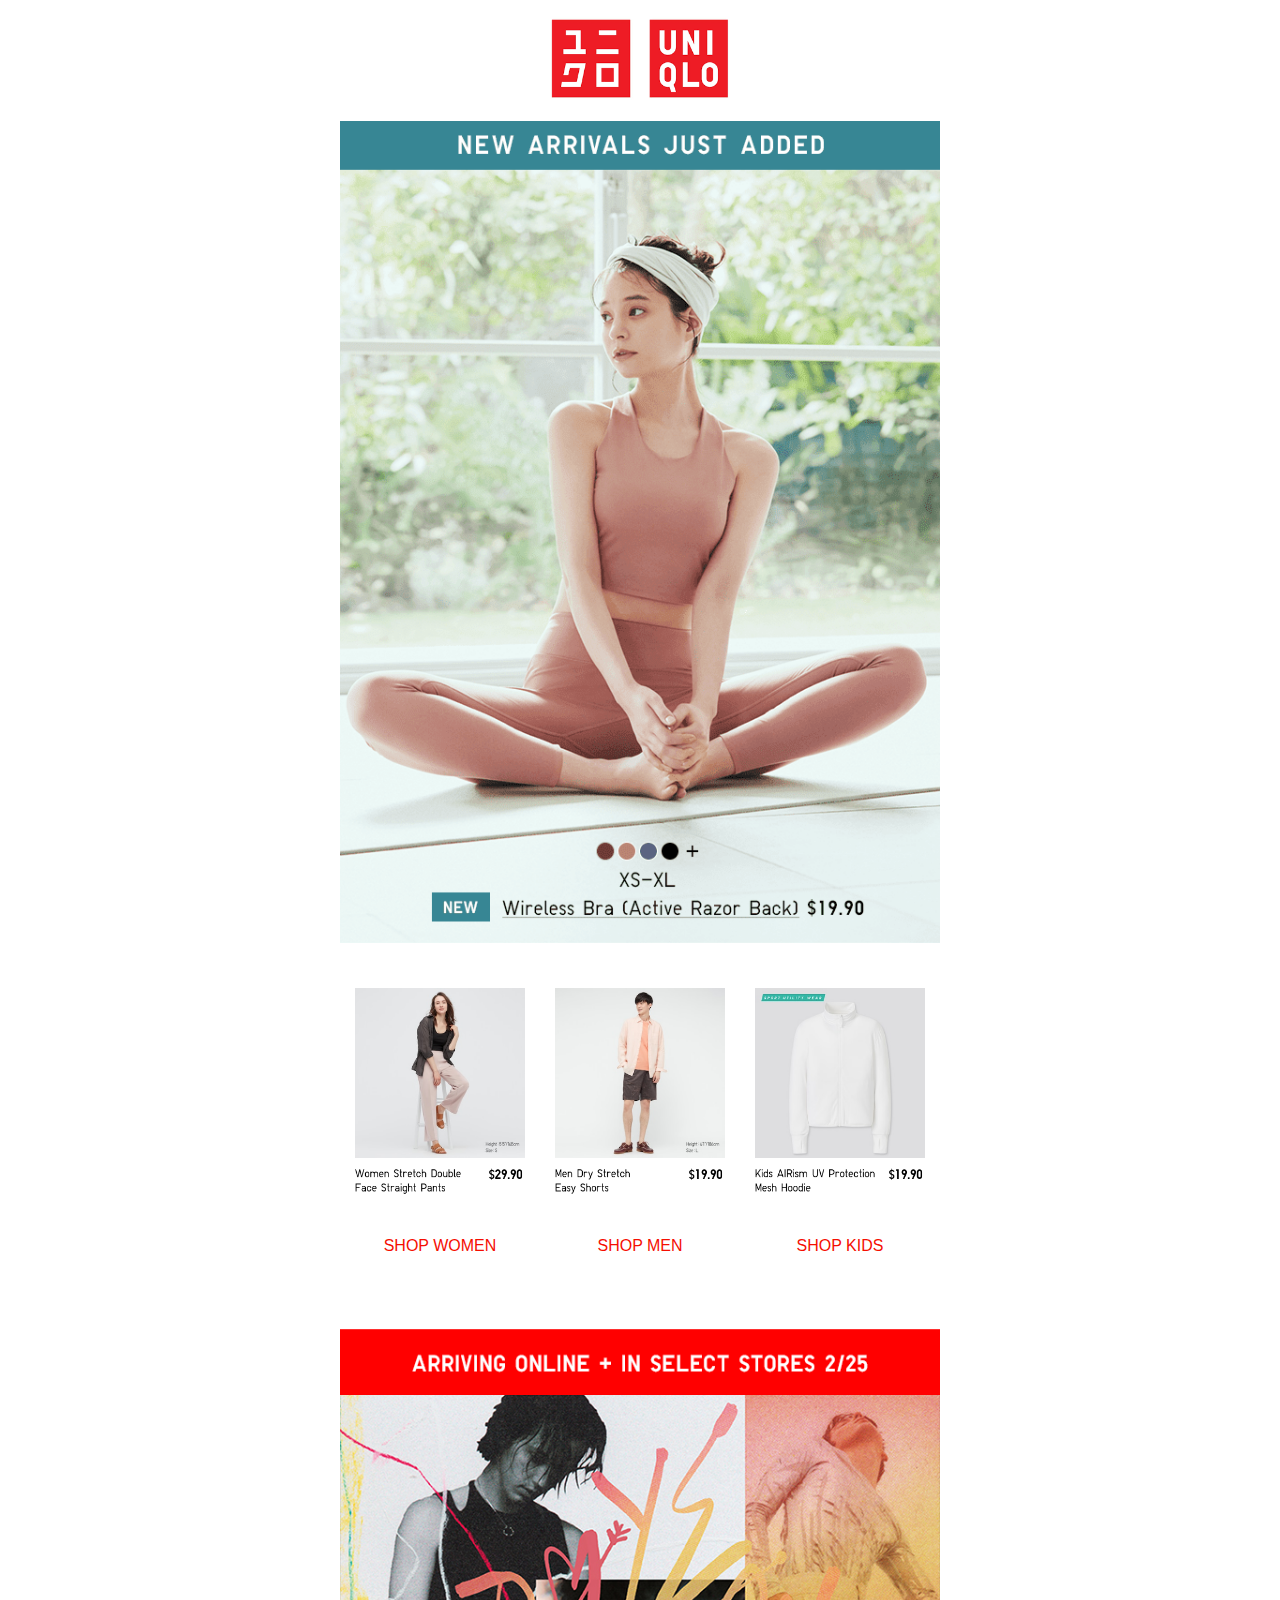
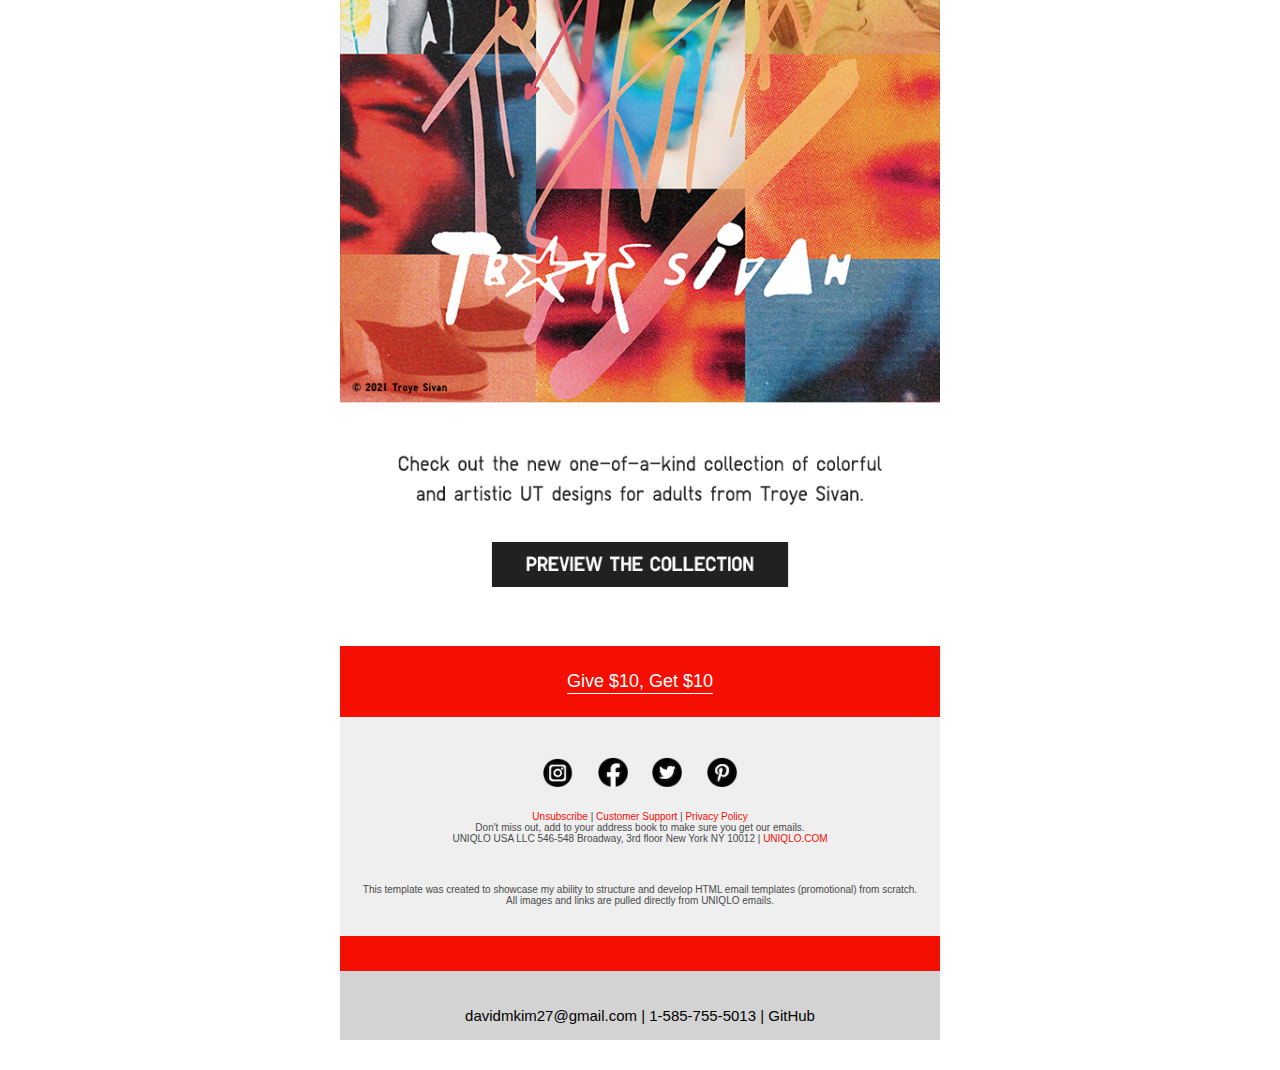
<file: Email Development/Promotional UNIQLO Email/index.html>
<!DOCTYPE html PUBLIC "-//W3C//DTD XHTML 1.0 Transitional//EN">
<html>
  <head>
    <meta http-equiv="Content-Type" content="text/html; charset=utf-8">
    <meta http-equiv="X-UA-Compatible" content="IE=edge">
    <meta name="viewport" content="width=device-width, initial-scale=1.0">
    <title>Promotional Uniqlo Sample</title>
    <style type="text/css">
      @media screen and (max-width: 600px) {
      			img.third-img{
      				width: 180px !important;
      				max-width: 180px !important;
      				padding-left: 10px!important;
      			}
      			img.third-img-last{
      				width: 220px !important;
      				max-width: 220px !important;
      			}
      			.padding {
      				padding-left: 0!important;
      				padding-right: 0!important;
      			}
      		}
      		@media screen and (max-width: 400px) {
      			img.third-img{
      				width: 200px !important;
      				max-width: 200px !important;
      			}
      		}
    </style>
  </head>
  <body style="Margin:0;padding:0;">
    <center class="wrapper" style="width:100%;table-layout:fixed;padding-bottom:30px;">
      <div class="webkit" style="max-width:600px;background-color:#ffffff;">
        <table class="outer" align="center" style="Margin:0 auto;width:100%;max-width:600px;border-spacing:0;font-family:sans-serif;color:#4a4a4a;">
          <tr>
            <td style="padding:0;">
              <table style="border-spacing:0;border-spacing:0;width:100%;">
                <tr>
                  <td style="padding:0;padding:10px;text-align:center;">
                    <a href="https://www.uniqlo.com/us/en/home/" style="text-decoration:none;color:#f50e02;font-size:16px;"><img src="img/logo.png" alt="logo" style="border:0;width:180px;"></a>
                  </td>
                </tr>
              </table>
            </td>
          </tr>
          <tr>
            <td style="padding:0;">
              <a href="https://www.uniqlo.com/us/en/women/new-arrivals" style="text-decoration:none;color:#f50e02;font-size:16px;"><img src="img/banner.png" alt="banner" style="border:0;width:600px; max-width: 100%;"></a>
            </td>
          </tr>
          <tr>
            <td style="padding:0;">
              <table style="border-spacing:0;width:100%;border-spacing:0;">
                <tr>
                  <td class="three-columns" style="padding:0;text-align:center;font-size:0;line-height:0;padding-top:30px;padding-bottom:20px;">
                    <table class="column" style="border-spacing:0;width:100%;max-width:200px;display:inline-block;vertical-align:top;">
                      <tr>
                        <td class="padding" style="padding:0;padding:15px;">
                          <table class="content" style="border-spacing:0;font-size:15px;line-height:20px;">
                            <tr>
                              <td style="padding:0;">
                                <a href="" style="text-decoration:none;color:#f50e02;font-size:16px;"><img src="img/women.png" class="third-img" alt="watch" style="border:0;width:170px;max-width:170px;"></a>
                              </td>
                            </tr>
                            <tr>
                              <td style="padding:0;padding:10px;">
                                <a href="#" style="text-decoration:none;color:#f50e02;font-size:16px;">SHOP WOMEN</a>
                              </td>
                            </tr>
                          </table>
                        </td>
                      </tr>
                    </table>
                    <table class="column" style="border-spacing:0;width:100%;max-width:200px;display:inline-block;vertical-align:top;">
                      <tr>
                        <td class="padding" style="padding:0;padding:15px;">
                          <table class="content" style="border-spacing:0;font-size:15px;line-height:20px;">
                            <tr>
                              <td style="padding:0;">
                                <a href="" style="text-decoration:none;color:#f50e02;font-size:16px;"><img src="img/men.png" class="third-img" alt="watch" style="border:0;width:170px;max-width:170px;"></a>
                              </td>
                            </tr>
                            <tr>
                              <td style="padding:0;padding:10px;">
                                <a href="#" style="text-decoration:none;color:#f50e02;font-size:16px;">SHOP MEN</a>
                              </td>
                            </tr>
                          </table>
                        </td>
                      </tr>
                    </table>
                    <table class="column" style="border-spacing:0;width:100%;max-width:200px;display:inline-block;vertical-align:top;">
                      <tr>
                        <td class="padding" style="padding:0;padding:15px;">
                          <table class="content" style="border-spacing:0;font-size:15px;line-height:20px;">
                            <tr>
                              <td style="padding:0;">
                                <a href="#" style="text-decoration:none;color:#f50e02;font-size:16px;"><img class="third-img-last" src="img/kids.png" alt="watch" style="border:0;width:170px;max-width:170px;"></a>
                              </td>
                            </tr>
                            <tr>
                              <td style="padding:0;padding:10px;">
                                <a href="#" style="text-decoration:none;color:#f50e02;font-size:16px;">SHOP KIDS</a>
                              </td>
                            </tr>
                          </table>
                        </td>
                      </tr>
                    </table>
                  </td>
                </tr>
              </table>
            </td>
          </tr>
          <tr>
            <td style="padding:0;">
              <a href="https://www.uniqlo.com/us/en/ut-graphic-tees/troye-sivan?utm_medium=email&utm_campaign=20210223-NewArrivals%2BSale&bxid=680936338&recipientID=680936338&broadlogID=127397598&utm_source=NL-Ad-Hoc&mi_u=680936338" style="text-decoration:none;color:#f50e02;font-size:16px;"><img src="img/info.png" style="border:0;width:600px;max-width:100%;" alt=""></a>
            </td>
          </tr>
          <tr>
            <td style="padding:0;">
              <a href="https://www.uniqlo.com/us/en/ut-graphic-tees/troye-sivan?utm_medium=email&utm_campaign=20210223-NewArrivals%2BSale&bxid=680936338&recipientID=680936338&broadlogID=127397598&utm_source=NL-Ad-Hoc&mi_u=680936338" style="text-decoration:none;color:#f50e02;font-size:16px;"><img src="img/troye.png" style="border:0;width:600px;max-width:100%;" alt=""></a>
            </td>
          </tr>
          <tr>
            <td style="padding:0;">
              <table style="border-spacing:0;width:100%;border-spacing: 0;">
                <tr>
                  <td style="padding:0;background-color:#f50e02;padding:25px;text-align:center;">
                    <a href="https://www.uniqlo.com/us/en/page/refer-a-friend.html?utm_medium=email&utm_campaign=20210223-NewArrivals%2BSale&bxid=680936338&recipientID=680936338&broadlogID=127397598&utm_source=NL-Ad-Hoc&mi_u=680936338" style="text-decoration:none;color:#f50e02;font-size:16px;font-size: 18px; color:#ffffff; Margin-bottom: 13px;border-bottom: 1px solid #ffffff; padding-bottom: 2px;">Give $10, Get $10</a>
                  </td>
                </tr>
              </table>
            </td>
          </tr>
          <tr>
            <td style="padding:0;">
              <table style="border-spacing:0;width:100%;border-spacing: 0;">
                <tr>
                  <td style="padding:0;background-color: #efefef;padding-top:30px;text-align:center;">
                    <a href="https://www.instagram.com/uniqlousa/?utm_medium=email&utm_campaign=20210223-NewArrivals%2BSale&bxid=680936338&recipientID=680936338&broadlogID=127397598&utm_source=NL-Ad-Hoc&mi_u=680936338" style="text-decoration:none;color:#f50e02;font-size:16px;"><img src="img/instagram.png" alt="" style="border:0;width:30px; padding:10px;"></a>
                    <a href="https://www.facebook.com/uniqlo.us?fref=ts&utm_medium=email&utm_campaign=20210223-NewArrivals%2BSale&bxid=680936338&recipientID=680936338&broadlogID=127397598&utm_source=NL-Ad-Hoc&mi_u=680936338" style="text-decoration:none;color:#f50e02;font-size:16px;"><img src="img/facebook.png" alt="" style="border:0;width:30px;padding:10px;"></a>
                    <a href="https://twitter.com/UniqloUSA?utm_medium=email&utm_campaign=20210223-NewArrivals%2BSale&bxid=680936338&recipientID=680936338&broadlogID=127397598&utm_source=NL-Ad-Hoc&mi_u=680936338" style="text-decoration:none;color:#f50e02;font-size:16px;"><img src="img/twitter.png" alt="" style="border:0;width:30px;padding:10px;"></a>
                    <a href="https://www.pinterest.com/uniqlo/?utm_medium=email&utm_campaign=20210223-NewArrivals%2BSale&bxid=680936338&recipientID=680936338&broadlogID=127397598&utm_source=NL-Ad-Hoc&mi_u=680936338" style="text-decoration:none;color:#f50e02;font-size:16px;"><img src="img/pinterest.png" alt="" style="border:0;width:30px;padding:10px;"></a>
                  </td>
                </tr>
              </table>
            </td>
          </tr>
          <tr>
            <td style="padding:0;background-color: #efefef;">
              <table style="border-spacing:0;width:100%;border-spacing: 0;">
                <tr>
                  <td style="padding:0;text-align:center;">
                    <p style="font-size: 10px; padding-bottom: 20px;"><a href="https://m.usa.uniqlo.com/webApp/unsubscribe?id=%40EDXiJFJwhS%2BUQuoTChcyhA%3D%3D&utm_medium=email&utm_campaign=20210223-NewArrivals%2BSale&bxid=680936338&recipientID=680936338&broadlogID=127397598&utm_source=NL-Ad-Hoc&mi_u=680936338" style="text-decoration:none;color:#f50e02;font-size:16px;font-size: 10px;">Unsubscribe</a> | <a href="https://faq-us.uniqlo.com/" style="text-decoration:none;color:#f50e02;font-size:16px;font-size: 10px;">Customer Support</a> | <a href="https://faq-us.uniqlo.com/articles/en_US/FAQ/Site-Privacy-Policy?utm_medium=email&utm_campaign=20210223-NewArrivals%2BSale&bxid=680936338&recipientID=680936338&broadlogID=127397598&utm_source=NL-Ad-Hoc&mi_u=680936338" style="text-decoration:none;color:#f50e02;font-size:16px;font-size: 10px;">Privacy Policy</a>
                      <br>
                       Don't miss out, add <a href="mailto:email@usa.uniqlo.com" style="text-decoration:none;color:#f50e02;font-size:16px;"></a> to your address book to make sure you get our emails.
									<br>
                       UNIQLO USA LLC 546-548 Broadway, 3rd floor New York NY 10012 | <a style="text-decoration:none;color:#f50e02;font-size:16px;font-size: 10px; padding-bottom: 20px;" href="uniqlo.com">UNIQLO.COM</a>
                    </p>
                  </td>
                </tr>
                <tr>
                  <td style="padding:0;text-align:center;">
                    <p style="font-size: 10px; padding-bottom: 20px;">This template was created to showcase my ability to structure and develop HTML email templates (promotional) from scratch. <br>
                      All images and links are pulled directly from UNIQLO emails.</p>
                  </td>
                </tr>
                <tr>
                  <td style="padding:0;padding-bottom: 15px;height: 20px;background-color: #f50e02;"></td>
                </tr>
              </table>
            </td>
          </tr>
          <tr>
            <td style="padding:0;padding-top: 20px;text-align:center; background-color: lightgray;">
              <p><a href="mailto:davidmkim27@gmail.com" style="text-decoration:none;color:#f50e02;font-size:16px;font-size: 15px; color: black;">davidmkim27@gmail.com | </a><a href="tel:15857555013" style="text-decoration:none;color:#f50e02;font-size:16px;font-size: 15px; color: black;">1-585-755-5013 | </a><a href="github.com/davidmkim27/Portfolio" style="text-decoration:none;color:#f50e02;font-size:16px;font-size: 15px; color: black;">GitHub</a></p>
              <p></p>
            </td>
          </tr>
        </table>
      </div>
    </center>
  </body>
</html>
</file>
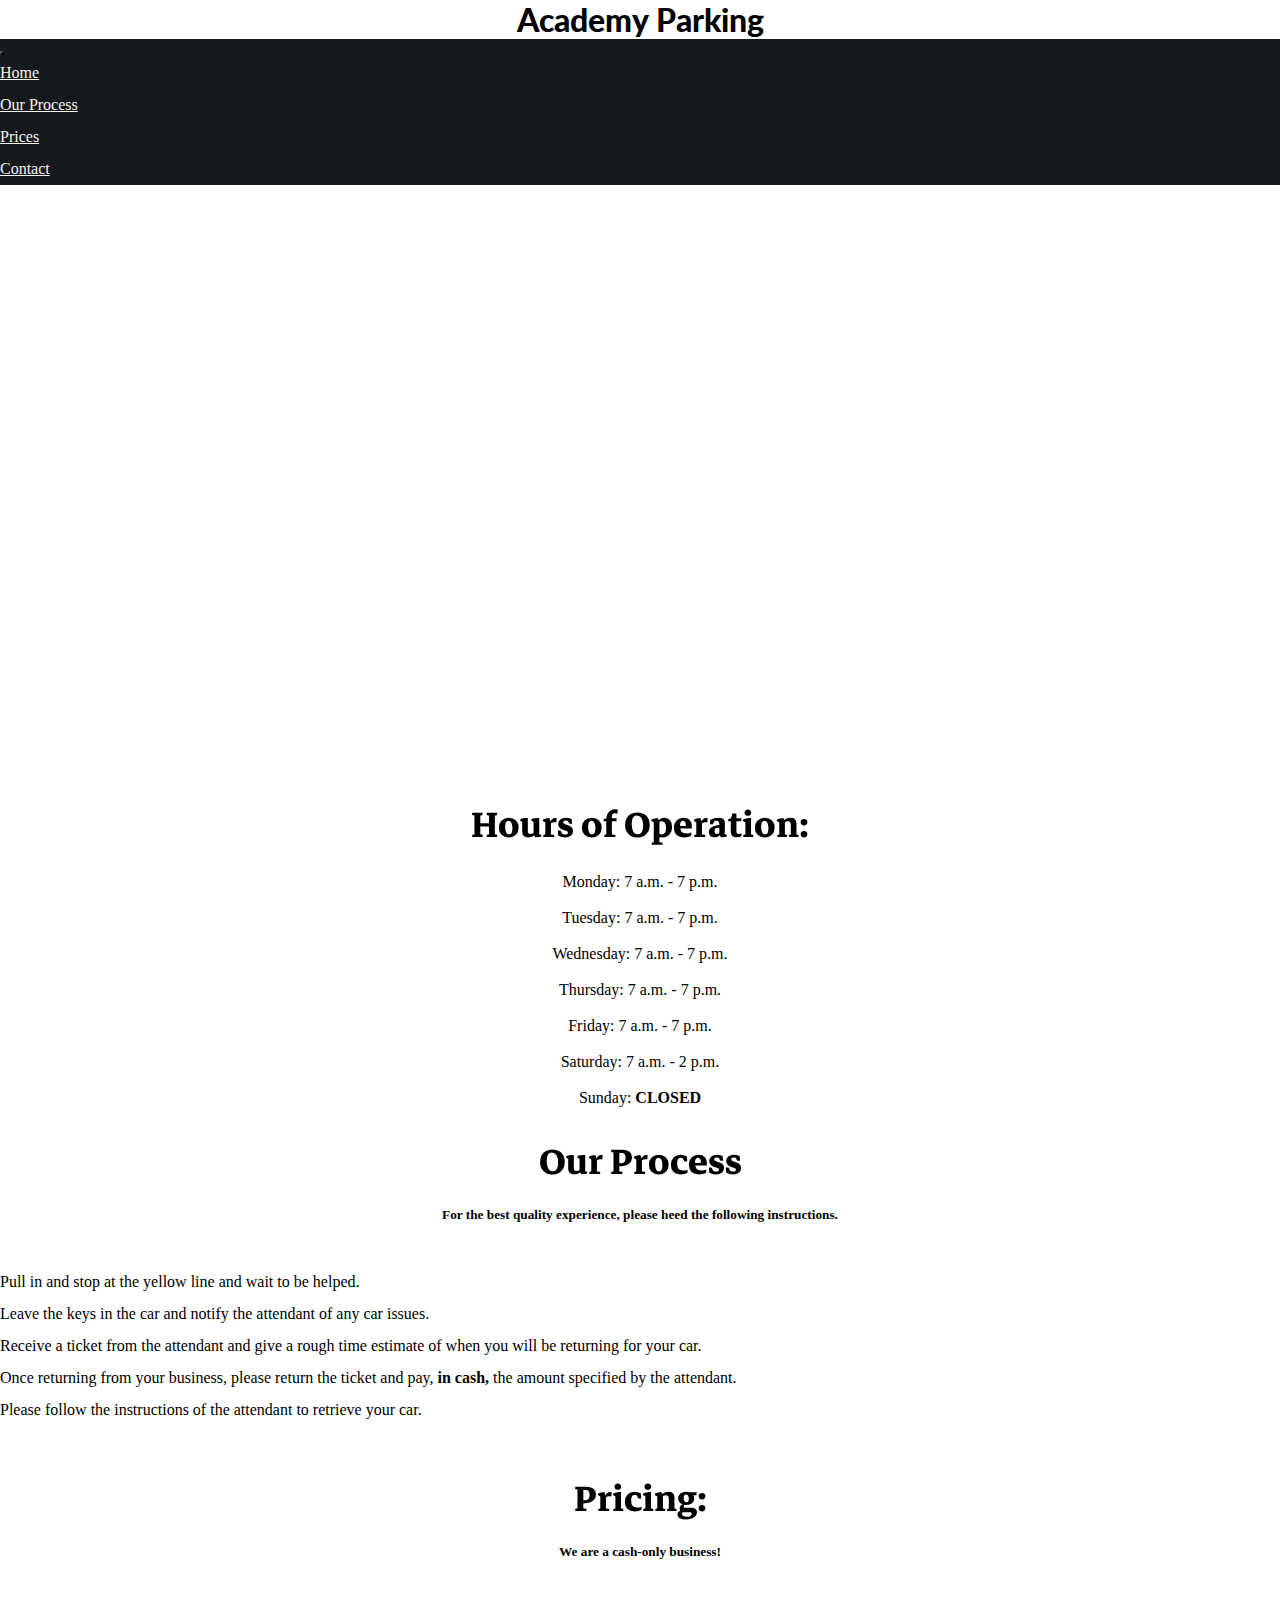
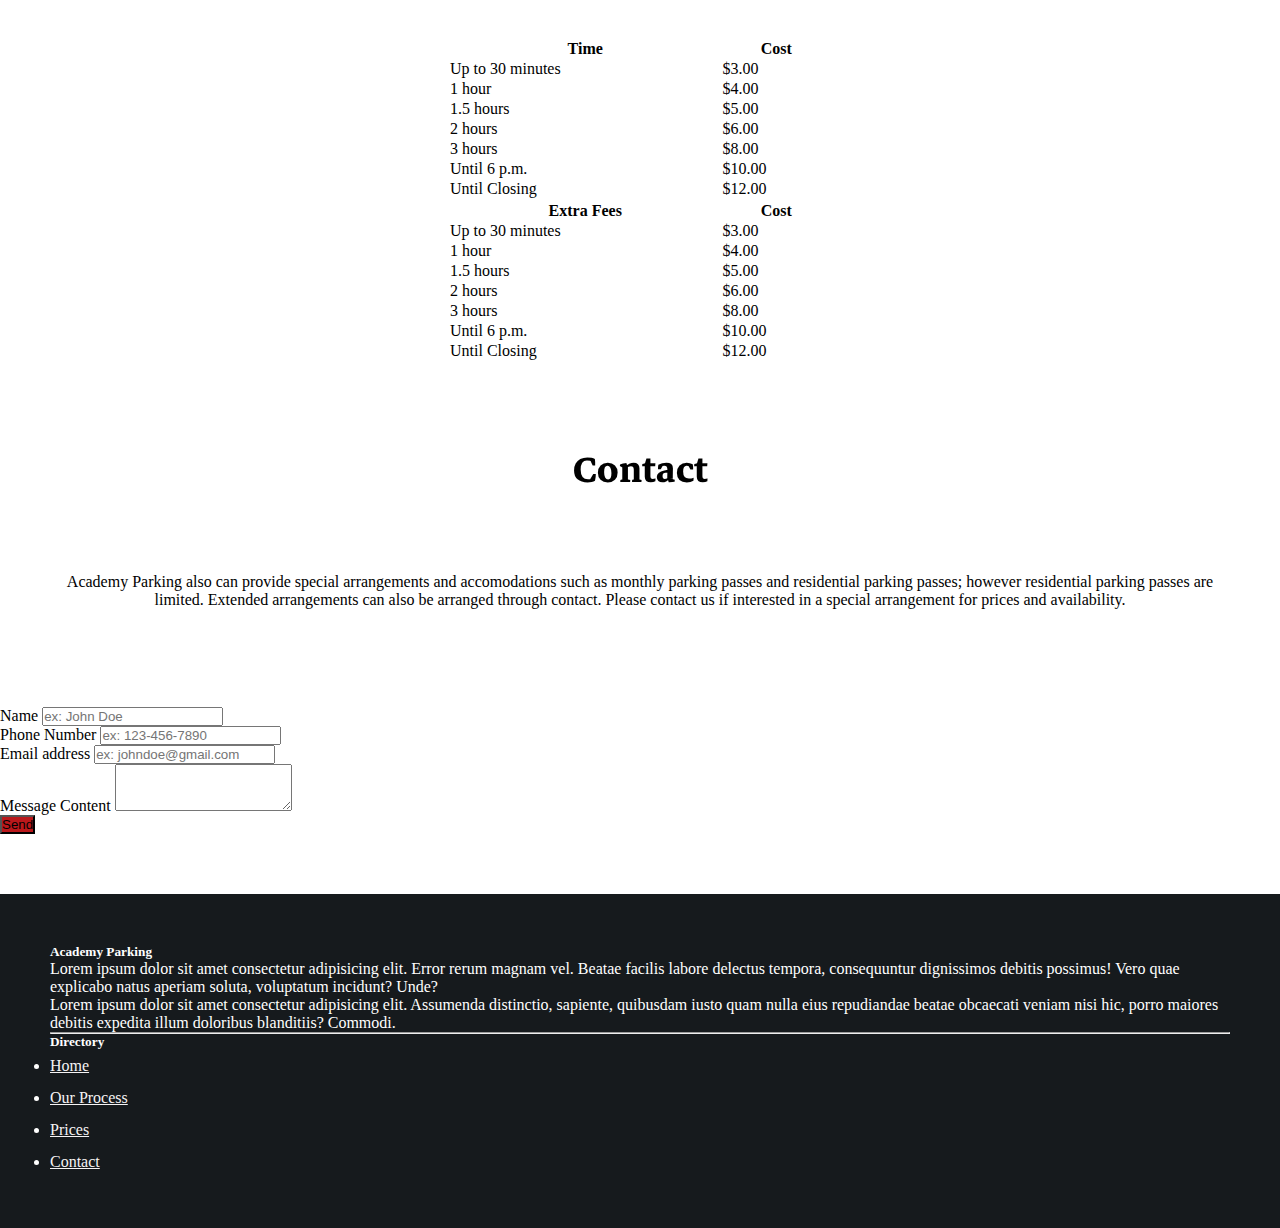
<file: Portfolio 2/main.html>
<!DOCTYPE html>
<html lang = "en">
<head>
    <meta charset="utf-8">
    <meta name="viewport" content="width=device-width, initial-scale=1">
    <title>Academy Parking</title>
    <link rel="stylesheet" href="styles.css">
    <link rel="stylesheet" href="https://cdn.jsdelivr.net/npm/bootstrap@4.5.3/dist/css/bootstrap.min.css" integrity="sha384-TX8t27EcRE3e/ihU7zmQxVncDAy5uIKz4rEkgIXeMed4M0jlfIDPvg6uqKI2xXr2" crossorigin="anonymous">
    <link href="https://fonts.googleapis.com/css2?family=Lato:ital,wght@0,100;0,300;0,400;0,700;0,900;1,100;1,300;1,400;1,700;1,900&display=swap" rel="stylesheet">
    <link href="https://fonts.googleapis.com/css2?family=Markazi+Text:wght@400;500;600;700&display=swap" rel="stylesheet">
</head>

<body>
    <!-- Top Academy Parking -->
    <div class="jumbotron" style = "margin: 0;">
        <h1> <b>Academy Parking</b></h1>
      </div>

    <!-- Navbar -->
    <nav class="navbar navbar-expand-sm navbar-dark sticky-top">
      
        <button class="navbar-toggler" type="button" data-toggle="collapse" data-target="#collapsibleNavbar">
          <span class="navbar-toggler-icon"></span>
        </button>
      
        <div class="collapse navbar-collapse" id="collapsibleNavbar">
          <ul class="navbar-nav ml-auto">
            <li class="nav-item">
              <a class="nav-link" href="#home">Home</a>
            </li>
            <li class="nav-item">
              <a class="nav-link" href="#process">Our Process</a>
            </li>
            <li class="nav-item">
              <a class="nav-link" href="#pricing">Prices</a>
            </li>
            <li class="nav-item">
              <a class="nav-link" href="#contact">Contact</a>
            </li>
            
          </ul>
        </div></nav>

    <!-- MAIN CONTAINER -->
    <main role="main" class="container-fluid">

      <!-- Map and Hours of Operation-->
      <div class="row top-buffer"></div>
      <div class="row" id = "home">
          <div class="col-md-8 col-lg-8 col-xl-8">
            <div id="map-container-google-1" class="z-depth-1-half map-container" style="height: 500px; margin-bottom: 50px;">
            <iframe src="https://www.google.com/maps/embed?pb=!1m18!1m12!1m3!1d3023.4658633716954!2d-74.06930628458991!3d40.72977354446483!2m3!1f0!2f0!3f0!3m2!1i1024!2i768!4f13.1!3m3!1m2!1s0x89c2572d769477e7%3A0xf5998c92f9ce6aa4!2sAcademy%20Parking%20Lot!5e0!3m2!1sen!2sus!4v1604506231712!5m2!1sen!2sus" width="600" height="450" frameborder="0" style="border:0;" allowfullscreen="" aria-hidden="false" tabindex="0"></iframe></div>
          </div>
          
          <div class="text col-md-4 col-lg-4 col-xl-4"><h2>Hours of Operation:</h2> <br> 
                                      <p>Monday: 7 a.m. - 7 p.m.</p> <br>
                                      <p>Tuesday: 7 a.m. - 7 p.m.</p> <br>
                                      <p>Wednesday: 7 a.m. - 7 p.m.</p> <br>
                                      <p>Thursday: 7 a.m. - 7 p.m.</p> <br>
                                      <p>Friday: 7 a.m. - 7 p.m.</p> <br>
                                      <p>Saturday: 7 a.m. - 2 p.m.</p> <br>
                                      <p>Sunday: <b>CLOSED</b></p>        
          </div></div>

      <!-- Process -->
      <div class="row mid-buffer"></div>
      <h2 id = "process">Our Process</h2>
      <h5 style = "text-align: center; margin-top: 15px;"> For the best quality experience, please heed the following instructions.</h5>
      <div class="row mid-buffer"></div>
      <div class="row">
        <div class="col-med-2 col-lg-2 col-xl-2"><br></div>
        <div class="col-med-8 col-lg-8 col-xl-8">
          <ol>
            <li>Pull in and stop at the yellow line and wait to be helped.</li>
            <li>Leave the keys in the car and notify the attendant of any car issues.</li>
            <li>Receive a ticket from the attendant and give a rough time estimate of when you will be returning for your car.</li>
            <li>Once returning from your business, please return the ticket and pay, <b>in cash,</b> the amount specified by the attendant.</li>
            <li>Please follow the instructions of the attendant to retrieve your car.</li>  
          </ol>      
        </div>
        <div class="col-med-2 col-lg-2 col-xl-2"><br></div>
      </div>

      <!-- Pricing -->
      <div class="row mid-buffer" id = "home"></div>
      <h2 id = "pricing">Pricing:</h2>
      <h5 style = "text-align: center; margin-top: 15px;">We are a cash-only business!</h5>
      <div class="row top-buffer"></div>
      <div class="row">
        <div class="col-med-2 col-lg-2 col-xl-2"><br></div>
        <table class="table col-md-4 col-lg-4 col-xl-4">
            <thead>
              <tr>
                <th class = "col-md-6">Time</th>
                <th class = "col-md-6">Cost</th>
              </tr>
            </thead>
            
            <tbody>
              <tr>
                <td>Up to 30 minutes</td>
                <td>$3.00</td>
              </tr>

              <tr>
                <td>1 hour</td>
                <td>$4.00</td>
              </tr>

              <tr>
                <td>1.5 hours</td>
                <td>$5.00</td>
              </tr>

              <tr>
                <td>2 hours</td>
                <td>$6.00</td>
              </tr>

              <tr>
                <td>3 hours</td>
                <td>$8.00</td>
              </tr>

              <tr>
                <td>Until 6 p.m.</td>
                <td>$10.00</td>
              </tr>

              <tr>
                <td>Until Closing</td>
                <td>$12.00</td>
              </tr>

            </tbody>
          </table>       
        <table class="table col-md-4 col-lg-4 col-xl-4">

          <thead>
            <tr>
              <th class = "col-md-6">Extra Fees</th>
              <th class = "col-md-6">Cost</th>
            </tr>
          </thead>
          
          <tbody>
            <tr>
              <td>Up to 30 minutes</td>
              <td>$3.00</td>
            </tr>

            <tr>
              <td>1 hour</td>
              <td>$4.00</td>
            </tr>

            <tr>
              <td>1.5 hours</td>
              <td>$5.00</td>
            </tr>

            <tr>
              <td>2 hours</td>
              <td>$6.00</td>
            </tr>

            <tr>
              <td>3 hours</td>
              <td>$8.00</td>
            </tr>

            <tr>
              <td>Until 6 p.m.</td>
              <td>$10.00</td>
            </tr>

            <tr>
              <td>Until Closing</td>
              <td>$12.00</td>
            </tr>

            </tbody>
          </table>
          <div class="col-med-2 col-lg-2 col-xl-2"><br></div>
        </div></div>
      
      <!-- Additional Services/Contact -->
      <div class="top-buffer">
        <h2 id ="contact">Contact</h2>
        <div class="row mid-buffer"></div>

        <div class="row">
          
          <div class="col-md-12 col-lg-4 col-xl-4" style="padding-bottom: 50px; text-align: center;">
            <div class="card">
              <div class="card-body">Academy Parking also can provide special arrangements and accomodations such as monthly parking passes and residential parking passes; however residential parking passes are limited. Extended arrangements can also be arranged through contact. 
                Please contact us if interested in a special arrangement for prices and availability.</div>
            </div>
          </div>
        <form class = "col-md-12 col-lg-8 col-xl-8">
          
          <div class="form-row">
            <div class="form-group col-md-6 col-lg-6 col-xl-6">
              <label for="inputEmail4">Name</label>
              <input type="email" class="form-control" id="inputEmail4" placeholder="ex: John Doe">
            </div>
            <div class="form-group col-md-6 col-lg-6 col-xl-6">
              <label for="inputPassword4">Phone Number</label>
              <input type="password" class="form-control" id="inputPassword4" placeholder="ex: 123-456-7890">
            </div>
          </div>
          <div class="form-group">
            <label for="inputAddress4">Email address</label>
            <input type="text" class="form-control" id="inputAddress" placeholder="ex: johndoe@gmail.com">
          </div>
          <div class="form-group">
            <label for="exampleFormControlTextarea1">Message Content</label>
            <textarea class="form-control" id="Message content" rows="3"></textarea>
          </div>
          <div class = "d-flex justify-content-center">
            <button type="submit" class="btn btn-primary btn-large btn-block">Send</button>
          </div>
          
        </form>
      
        </div>
        <div class="row mid-buffer"></div>
        
      </div>

    
    </main>
    <div class="row top-buffer"></div>

    <!-- FOOTER-->
    <footer class="page-footer font-small">
      <div class="container-fluid text-center text-md-left">
        <div class="row">
          <div class="col-md-9 mt-md-0 mt-3">
            <h5 class="text-uppercase">Academy Parking</h5>
            <p>Lorem ipsum dolor sit amet consectetur adipisicing elit. Error rerum magnam vel. Beatae facilis labore delectus tempora, consequuntur dignissimos debitis possimus! Vero quae explicabo natus aperiam soluta, voluptatum incidunt? Unde? <br>
            Lorem ipsum dolor sit amet consectetur adipisicing elit. Assumenda distinctio, sapiente, quibusdam iusto quam nulla eius repudiandae beatae obcaecati veniam nisi hic, porro maiores debitis expedita illum doloribus blanditiis? Commodi.</p>
    
          </div>

          <!-- Grid column -->
    
          <hr class="clearfix w-100 d-md-none pb-6">
          <div class="col-md-3 mb-md-0 mb-6">
            <h5 class="text-uppercase">Directory</h5>
    
            <ul class="list-unstyled">
              <li>
                <a href="#">Home</a>
              </li>
              <li>
                <a href="#process">Our Process</a>
              </li>
              
              <li>
                <a href="#pricing">Prices</a>
              </li>
              <li>
                <a href="#contact">Contact</a>
              </li>
            </ul>
    
          </div>

        </div>

      </div>
    
      

</body>
<script src="https://ajax.googleapis.com/ajax/libs/jquery/3.5.1/jquery.min.js"></script>
<script src="https://cdnjs.cloudflare.com/ajax/libs/popper.js/1.16.0/umd/popper.min.js"></script>
<script src="https://maxcdn.bootstrapcdn.com/bootstrap/4.5.2/js/bootstrap.min.js"></script>
</html>
</file>
<file: Netflix Landing Page/styles.css>
body {
  font-family: 'Netflix Sans', sans-serif;
  background-color: #000000;
  color: #ffffff;
  margin: 0;
}

h2 {
  font-weight: 400;
}

.divider {
  background-color: #222;
  padding: 4px;
}

::-webkit-input-placeholder {
  color: #CACACA;
}

:-ms-input-placeholder {
  color: #CACACA;
}

::-ms-input-placeholder {
  color: #CACACA;
}

::placeholder {
  color: #CACACA;
}

.main header {
  padding-top: 40px;
}

.main header .logo {
  max-width: 165px;
  margin-left: 55px;
}

.main header .sign {
  margin-right: 55px;
  margin-top: 8px;
  padding: 7px 17px;
  font-size: 16px;
  font-weight: 400;
  background-color: #e50c14;
  color: #ffffff;
  text-decoration: none;
  float: right;
  border-radius: 3px;
}

.main {
  background-image: -webkit-gradient(linear, left bottom, left top, color-stop(0, rgba(0, 0, 0, 0.8)), color-stop(60%, rgba(0, 0, 0, 0.4)), to(rgba(0, 0, 0, 0.8))), url(img/bg-titles.jpg);
  background-image: linear-gradient(to top, rgba(0, 0, 0, 0.8) 0, rgba(0, 0, 0, 0.4) 60%, rgba(0, 0, 0, 0.8) 100%), url(img/bg-titles.jpg);
  background-position: center;
  background-repeat: no-repeat;
  background-size: cover;
  padding-bottom: 70px;
}

.main .center {
  margin: 50px auto 0;
  padding: 75px 0;
  max-width: 750px;
  text-align: center;
}

.main .center h1 {
  margin: 0 auto;
  max-width: 640px;
  font-size: 65px;
  font-weight: normal;
}

.main .center h2 {
  margin-top: 18px;
  font-size: 28px;
}

.main .center .form-container {
  max-width: 750px;
  display: -webkit-box;
  display: -ms-flexbox;
  display: flex;
  -webkit-box-orient: vertical;
  -webkit-box-direction: normal;
      -ms-flex-direction: column;
          flex-direction: column;
}

.main .center .form-container .ready {
  font-size: 18px;
  font-weight: 200;
  padding-top: 13px;
  letter-spacing: 1px;
}

.main .center .form-container form {
  display: -webkit-box;
  display: -ms-flexbox;
  display: flex;
  padding-top: 28px;
}

.main .center .form-container form .textbox {
  width: 65%;
  height: 70px;
  padding: 0;
  margin: 0 auto;
  border: 1px solid #8C8C8C;
  border-radius: 2px;
  text-indent: 10px;
  font-size: 17px;
}

.main .center .form-container form .email:hover {
  background-color: #f40E12;
  cursor: pointer;
}

.main .center .form-container form .email {
  width: 35%;
  height: 70px;
  margin: 0 auto;
  border: none;
  border-radius: 2px;
  background-color: #e50c14;
}

.main .center .form-container form .email .submit p {
  color: #ffffff;
  display: inline;
  padding: 0;
  margin: 0;
  font-size: 30px;
}

.main .center .form-container form .email .arrow {
  height: 20px;
}

.section-container {
  padding: 32px 0 48px;
}

.section-container .styling {
  display: -webkit-box;
  display: -ms-flexbox;
  display: flex;
  -webkit-box-pack: center;
      -ms-flex-pack: center;
          justify-content: center;
  padding: 0 64px;
}

.section-container .styling .text {
  max-width: 544px;
  margin: auto 0;
  padding: 32px 56px 0 1.5px;
}

.section-container .styling .text h1 {
  font-size: 50px;
  line-height: 55px;
}

.section-container .styling .text h2 {
  font-size: 27px;
  margin-bottom: 0;
}

.section-container .styling .tv {
  max-width: 530px;
  width: 100%;
  height: 100%;
  -webkit-transform: translateY(0%);
          transform: translateY(0%);
  margin: auto 0;
}

.section-container .styling .tv .video-1 {
  position: absolute;
  width: 72.4%;
  left: 13.3%;
  top: 20.6%;
}

.section-container .styling .tv .img-1 {
  width: 100%;
}

#mobile-wrapper {
  position: relative;
  -webkit-box-ordinal-group: 2;
      -ms-flex-order: 1;
          order: 1;
  margin: auto 6rem auto 0;

}

#download-sidetext {
  -webkit-box-ordinal-group: 3;
      -ms-flex-order: 2;
          order: 2;
}

#mobile {
  max-width: 400px;
  width: 100%;
}

.devices {
  position: relative;
  width: 100%;
  max-width: 550px;
  height: 100%;
  margin: auto 0;
  padding-top: 32px;
}

.devices .video-2 {
  position: absolute;
  width: 61.23%;
  height: auto;
  right: 20%;
  top: 17%;
  z-index: 1;
}

.devices .img-2 {
  position: relative;
  width: 100%;
  z-index: 1;
}

#faq {
  display: block;
  margin: auto;
}

#faq h1 {
  text-align: center;
  font-size: 50px;
  font-weight: 400;
}

#faq #faq-container {
  display: block;
  margin: auto;
}

#faq #faq-container .faq-item {
  width: 100%;
  margin: 0 auto;
}

#faq #faq-container .faq-item .question {
  background-color: #303030;
  margin-top: .5rem;
}

#faq #faq-container .faq-item .question h1 {
  font-size: 25px;
  font-weight: 600;
  margin: 20px 32px;
  display: inline-block;
}

#faq #faq-container .faq-item .question img {
  float: right;
  width: 24px;
  margin: 24px;
}

#faq #faq-container .faq-item .question:hover {
  cursor: pointer;
}

.form-container {
  max-width: 750px;
  display: -webkit-box;
  display: -ms-flexbox;
  display: flex;
  -webkit-box-orient: vertical;
  -webkit-box-direction: normal;
      -ms-flex-direction: column;
          flex-direction: column;
  margin: 50px auto;
}

.form-container .ready {
  font-size: 18px;
  font-weight: 200;
  text-align: center;
  padding-top: 13px;
  letter-spacing: 1px;
}

.form-container form {
  display: -webkit-box;
  display: -ms-flexbox;
  display: flex;
  padding-top: 28px;
}

.form-container form .textbox {
  width: 65%;
  height: 70px;
  padding: 0;
  margin: 0 auto;
  border: 1px solid #8C8C8C;
  border-radius: 2px;
  text-indent: 10px;
  font-size: 17px;
}

.form-container form .email:hover {
  background-color: #f40E12;
  cursor: pointer;
}

.form-container form .email {
  width: 35%;
  height: 70px;
  margin: 0 auto;
  border: none;
  border-radius: 2px;
  background-color: #e50c14;
}

.form-container form .email .submit p {
  color: #ffffff;
  display: inline;
  padding: 0;
  margin: 0;
  font-size: 30px;
}

.form-container form .email .arrow {
  height: 20px;
}

#footer-container {
  color: #757575;
  margin: 72px auto 50px;
  padding: 0;
}

#footer-container .phone-number {
  text-decoration: none;
  color: #757575;
}

#footer-container footer:hover {
  text-decoration: underline;
}

#footer-container #footer {
  max-width: 900px;
  display: block;
  margin: 0 auto;
}

#footer-container #footer .call {
  font-weight: 600;
  margin-bottom: 27px;
  margin-left: auto;
  font-size: 16px;
  font-weight: 400;
}

#footer-container .link-list {
  list-style-type: none;
  display: -webkit-box;
  display: -ms-flexbox;
  display: flex;
  -ms-flex-wrap: wrap;
      flex-wrap: wrap;
  font-weight: 500;
  padding: 0;
}

#footer-container .link-list .link {
  width: 25%;
  min-width: 135px;
  margin-bottom: 10px;
}

#footer-container .link-list .link a {
  color: #757575;
  text-decoration: none;
  font-size: 13px;
}


@media screen and (max-width: 950px){
  .logo {
     width: 110px;
     max-width: 110px;
   }
  #center {
    margin-top: 155px;
  }
  #center h1{
    font-size: 50px;
  }
  .form-container form{
    display: flex;
    flex-direction: column;
    margin-top: 15px;
  }
  .ready{
    width: 70%;
    font-size: 20px;
    margin-left: auto;
    margin-right: auto;
    margin-top: 12px;
  }
  #textbox{
    width: 80%;
  }
  #email {
    margin-top: 16px;
    height: 40px;
    width: 160px;
    border: none;
    border-radius: 2px;
  }
  #email p {
    font-size: 18px;
  }
  .arrow{
    height: 12px;
    margin-right: 4px;
    float: right;
    vertical-align: center;
  }
  .section-container {
    padding: 80px;
  }
  .text{
    text-align: center;
    padding: 0;
    max-width: 800px;
  }
  .text h1 {
    font-size: 40px !important;
  }
  .text h2 {
    font-size: 20px !important;
  }
  .styling{
    flex-direction: column;
    align-items: center;
  }
  .tv {
    width: 600px !important;
  }
  #mobile{
    max-width: 800px;
  }
  #mobile-center-wrapper {
    flex-direction: column-reverse;
  }
  #mobile-wrapper{
    margin: 0;
  }
  
  #faq-container {
    width: 95%;
    min-width: 370px;
  }
  #faq {
    padding: 0;
  }
  #faq > h1{
    font-size: 40px;
    padding: 0 0 16px;
  }
  #form-container{
    margin-top: 16px;
    margin-bottom: 0;
  }
  .question h1 {
    font-size: 18px !important;
    margin: 16px 20px !important;
  }
  .question img{
    width: 20px !important;
    margin: 16px 18px !important;
  }
}

@media screen and (max-width: 550px){

  #center{
    margin-top: 80px;
  }
  #center h1{
    font-size: 27px;
  }
  #center h2 {
    font-size: 20px;
  }
  .textbox{
    width: 90%;
    max-height: 45px;
    font-size: 13px;
  }
  .ready{
    font-size: 18px !important;
  }
  .section-container{
    padding: 48px 0;
  }
  .styling{
    padding: 0 10px !important;
  }
  .text{
    margin: 0 auto;
    padding: 0 !important;
  }
  .text h1{
    font-size: 25px !important;
    margin: 0;
  }
  .text h2{
    font-size: 17px !important;
    margin: 0;
  }
  .media {
    width: 350px !important;
  }

  #faq{
    padding: 0;
  }
  #faq > h1{
    font-size: 27px;
  }
  #faq-container{
    width: 80%;
  }
  .question h1{
    margin: 14px 18px !important;
  }
  #footer{
    padding: 0 48px !important;
  }

}

@media screen and (max-width: 375px){

  #footer{
    padding: 0 20px !important;
  }
  #faq{
    padding: 0 !important;
  }
  #faq-container{
    min-width: 350px;
    margin: 0;
  }
  .media{
    width: 288px;
  }
  .section-media{
    width: 340px;
    margin: 0 auto;
  }
  #mobile{
    width: 288px;
    margin-left: 30px;
  }
  .video-2{
    top: 20% !important;
  }
}
/*# sourceMappingURL=styles.css.map */
</file>
<file: Portfolio 2/styles.css>
:root {
    --rich-black-fogra-39: #0b090aff;
    --eerie-black: #161a1dff;
    --blood-red: #660708ff;
    --ruby-red: #a4161aff;
    --carnelian: #ba181bff;
    --imperial-red: #e5383bff;
    --silver-chalice: #b1a7a6ff;
    --light-gray: #d3d3d3ff;
    --cultured: #f5f3f4ff;
    --white: #ffffffff;
}
/*General*/
* {
    padding: 0;
    margin: 0;
    box-sizing: border-box;
    scroll-behavior: smooth;
    }
.mid-buffer {
    margin-top: 25px;}
.top-buffer { 
    margin-top: 60px;}

/* Headings of each section*/
h1 {
    text-align: center;
    font-family: 'Lato', sans-serif;
    font-weight: 900;
}
h2 {
    text-align: center;
    font-family: 'Markazi Text', serif;
    font-size: 50px;
    font-weight: 700;
}

/*Navbar*/
.navbar {
    background-color: var(--eerie-black);
}
a:link, a:visited, a.nav-link {
    color: var(--cultured) !important;
}
a:hover {
    color: var(--light-gray) !important;
    text-decoration: none !important;
}

/*Home*/
.map-container{
    overflow:hidden;
    position:relative;
    height:0;}

.map-container iframe{  
    left:0;
    top:0;
    height:100%;
    width:100%;
    position:absolute;}

.text {
    text-align: center;}    

/*Our Process*/
li {
    line-height: 32px;}

/*Pricing*/
.table {
    margin: auto;
    width: 30% !important;
    align-content: center !important;}

/*Contact*/
.card {
padding: 3rem;

}
button {
    background-color: var(--carnelian) !important;
}

/*Footer*/
footer {
    background-color:#1C2331;
    color: white;
    padding: 50px;
}
.page-footer {
    background-color: var(--eerie-black);
}
</file>
